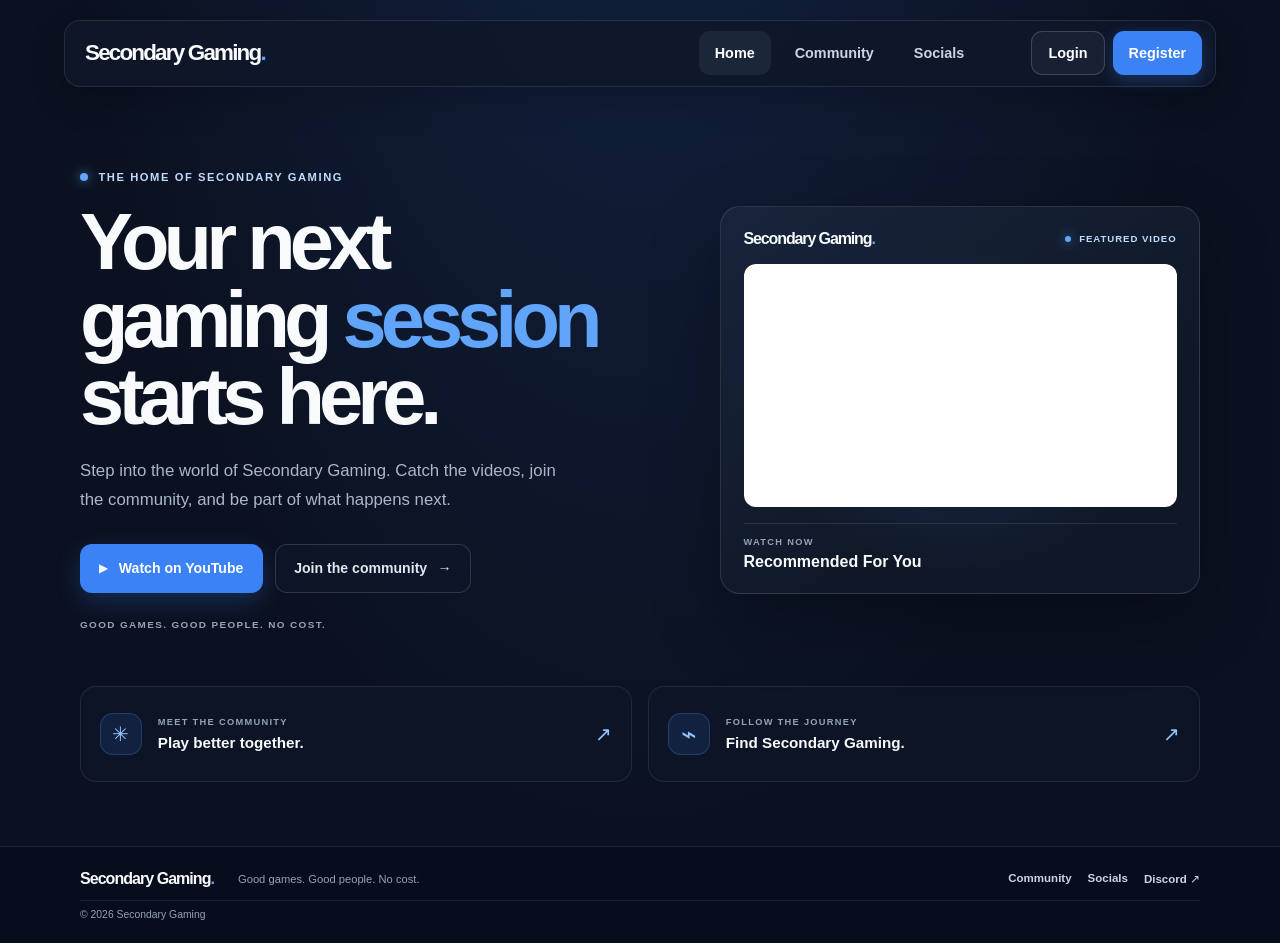
<file: index.html>
<!DOCTYPE html>
<html lang="en">
  <head>
    <meta charset="UTF-8" />
    <meta name="viewport" content="width=device-width, initial-scale=1.0" />
    <meta name="theme-color" content="#111827" />
    <meta
      name="description"
      content="Explore Secondary Gaming, watch the channel, and connect with the community."
    />
    <title>Secondary Gaming | Home</title>
    <link rel="stylesheet" href="styles.css" />
    <script src="script.js" defer></script>
  </head>
  <body>
    <header class="site-header">
      <nav class="navbar" aria-label="Main navigation">
        <span class="brand" aria-hidden="true">Secondary Gaming<span>.</span></span>

        <button
          class="menu-toggle"
          type="button"
          aria-expanded="false"
          aria-controls="primary-navigation"
          aria-label="Open navigation menu"
        >
          <span></span>
          <span></span>
          <span></span>
        </button>

        <div class="nav-menu" id="primary-navigation">
          <div class="nav-links">
            <a class="nav-link" href="index.html" aria-current="page">Home</a>
            <a class="nav-link" href="community.html">Community</a>
            <a class="nav-link" href="socials.html">Socials</a>
          </div>
          <div class="nav-actions">
            <a class="nav-link login-link" href="login.html">Login</a>
            <a class="register-link" href="register.html">Register</a>
          </div>
        </div>
      </nav>
    </header>

    <main>
      <section class="home-hero" aria-labelledby="hero-title">
        <div class="hero-copy">
          <p class="eyebrow"><span class="live-dot"></span> THE HOME OF SECONDARY GAMING</p>
          <h1 id="hero-title">Your next<br />gaming <span>session</span><br />starts here.</h1>
          <p class="hero-description">
            Step into the world of Secondary Gaming. Catch the videos, join the
            community, and be part of what happens next.
          </p>
          <div class="hero-actions">
            <a
              class="button button-primary"
              href="https://www.youtube.com/@secondary_genuine"
              target="_blank"
              rel="noopener noreferrer"
            >
              <span class="play-icon" aria-hidden="true">▶</span>
              Watch on YouTube
            </a>
            <a class="button button-secondary" href="community.html">Join the community <span aria-hidden="true">→</span></a>
          </div>
          <p class="hero-note">GOOD GAMES. GOOD PEOPLE. NO COST.</p>
        </div>

        <section class="channel-card" aria-label="Featured video">
          <div class="channel-card-top">
            <span class="channel-mark">Secondary Gaming<span>.</span></span>
            <span class="card-status"><span></span> FEATURED VIDEO</span>
          </div>
          <iframe
            class="video-player"
            src="https://www.youtube-nocookie.com/embed/xFGXz86RZFc?rel=0"
            title="Secondary Gaming featured video"
            loading="lazy"
            referrerpolicy="strict-origin-when-cross-origin"
            allow="accelerometer; autoplay; clipboard-write; encrypted-media; gyroscope; picture-in-picture"
            allowfullscreen
          ></iframe>
          <div class="channel-card-bottom">
            <span><span class="card-label">WATCH NOW</span><strong>Recommended For You</strong></span>
          </div>
        </section>
      </section>

      <section class="home-shortcuts" aria-label="Explore Secondary Gaming">
        <a class="shortcut-card" href="community.html">
          <span class="shortcut-icon" aria-hidden="true">✳</span>
          <span><span class="shortcut-label">MEET THE COMMUNITY</span><strong>Play better together.</strong></span>
          <span class="shortcut-arrow" aria-hidden="true">↗</span>
        </a>
        <a class="shortcut-card" href="socials.html">
          <span class="shortcut-icon socials-icon" aria-hidden="true">⌁</span>
          <span><span class="shortcut-label">FOLLOW THE JOURNEY</span><strong>Find Secondary Gaming.</strong></span>
          <span class="shortcut-arrow" aria-hidden="true">↗</span>
        </a>
      </section>
    </main>
    <footer class="site-footer">
      <div class="site-footer-inner">
        <a class="footer-brand" href="index.html">Secondary Gaming<span>.</span></a>
        <p class="footer-tagline">Good games. Good people. No cost.</p>
        <nav class="footer-links" aria-label="Footer navigation">
          <a href="community.html">Community</a>
          <a href="socials.html">Socials</a>
          <a href="https://discord.gg/ESQD7A7Ch9" target="_blank" rel="noopener noreferrer">Discord <span aria-hidden="true">↗</span></a>
        </nav>
        <p class="footer-copyright">© 2026 Secondary Gaming</p>
      </div>
    </footer>
  </body>
</html>
</file>
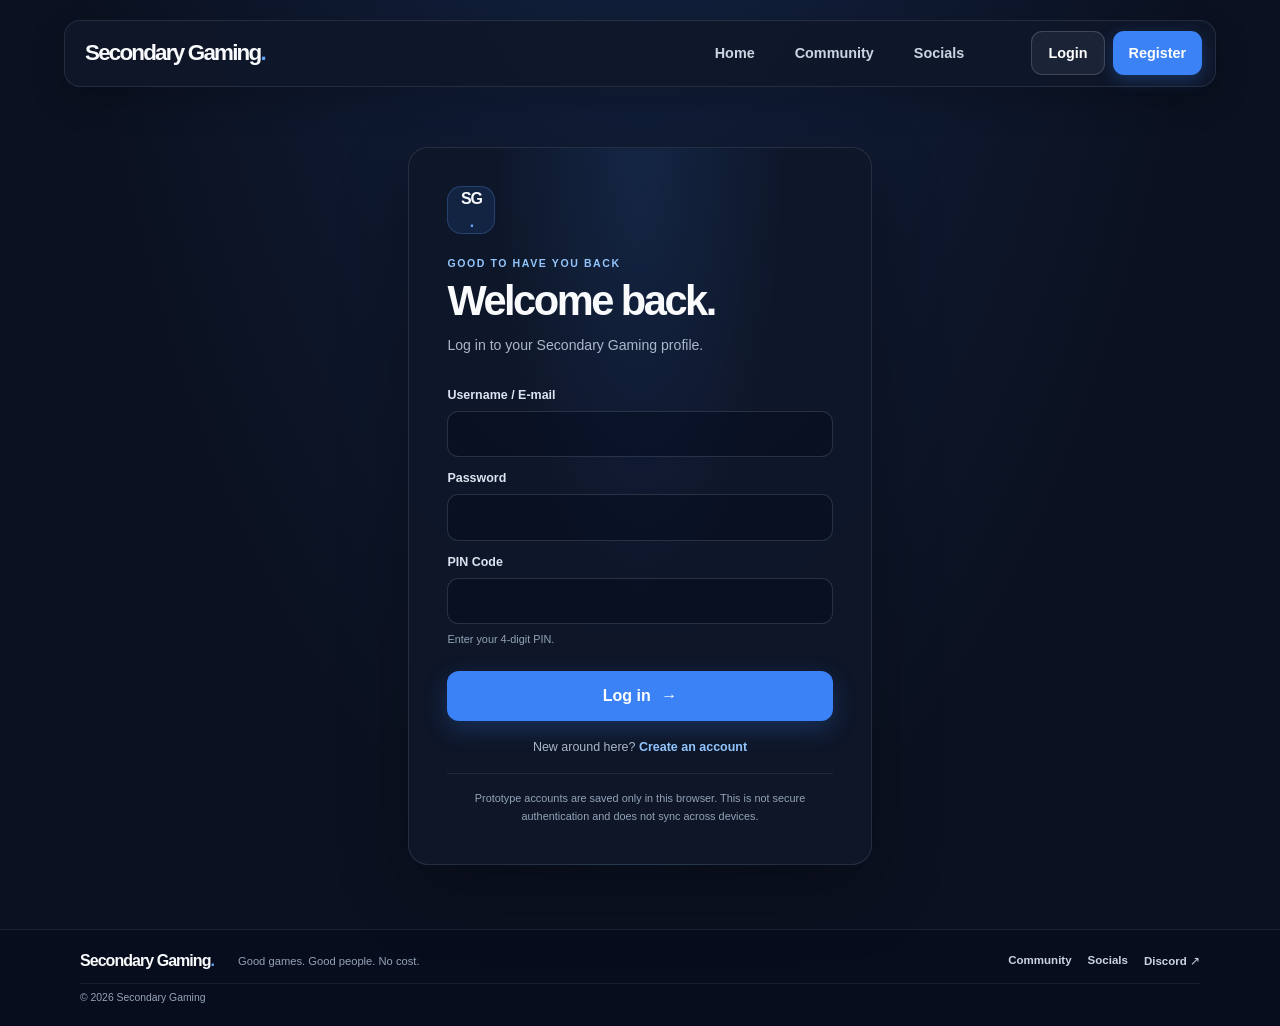
<file: admin.html>
<!DOCTYPE html>
<html lang="en">
  <head>
    <meta charset="UTF-8" />
    <meta name="viewport" content="width=device-width, initial-scale=1.0" />
    <meta name="theme-color" content="#111827" />
    <meta name="description" content="Secondary Gaming administrator panel." />
    <title>Secondary Gaming | Admin Panel</title>
    <link rel="stylesheet" href="styles.css" />
    <script src="script.js" defer></script>
  </head>
  <body>
    <header class="site-header">
      <nav class="navbar" aria-label="Main navigation">
        <a class="brand" href="index.html">Secondary Gaming<span>.</span></a>
        <button
          class="menu-toggle"
          type="button"
          aria-expanded="false"
          aria-controls="primary-navigation"
          aria-label="Open navigation menu"
        >
          <span></span>
          <span></span>
          <span></span>
        </button>
        <div class="nav-menu" id="primary-navigation">
          <div class="nav-links">
            <a class="nav-link" href="index.html">Home</a>
            <a class="nav-link" href="community.html">Community</a>
            <a class="nav-link" href="socials.html">Socials</a>
          </div>
          <div class="nav-actions">
            <a class="nav-link login-link" href="login.html">Login</a>
            <a class="register-link" href="register.html">Register</a>
          </div>
        </div>
      </nav>
    </header>

    <main class="auth-page">
      <section class="admin-card" aria-labelledby="admin-title">
        <p class="community-eyebrow">RESTRICTED AREA · SG-1</p>
        <h1 id="admin-title">Admin Panel</h1>
        <p class="profile-intro">Website moderation commands for accounts saved in this browser.</p>
        <div class="admin-notice">
          <span class="admin-status-dot" aria-hidden="true"></span>
          <span>Signed in as <strong id="admin-username"></strong></span>
        </div>

        <section class="admin-command-section" aria-labelledby="website-moderation-title">
          <p class="community-eyebrow">WEBSITE MODERATION</p>
          <h2 id="website-moderation-title">Moderation commands</h2>
          <div class="admin-command-grid">
            <button class="admin-command" type="button" data-command="create-post">
              <span><strong>Create Post</strong><small>Publish an Update or Announcement to the community board.</small></span>
              <span aria-hidden="true">→</span>
            </button>
            <button class="admin-command danger-command" type="button" data-command="delete-post">
              <span><strong>Delete Post</strong><small>Remove a post from the community board.</small></span>
              <span aria-hidden="true">→</span>
            </button>
            <button class="admin-command" type="button" data-command="edit-post">
              <span><strong>Edit Post</strong><small>Update a post’s title, category, or content.</small></span>
              <span aria-hidden="true">→</span>
            </button>
            <button class="admin-command" type="button" data-command="account-status">
              <span><strong>Enable / Disable Account</strong><small>Change an account’s ability to log in.</small></span>
              <span aria-hidden="true">→</span>
            </button>
            <button class="admin-command danger-command" type="button" data-command="delete-account">
              <span><strong>Delete Account</strong><small>Permanently remove an account from this browser.</small></span>
              <span aria-hidden="true">→</span>
            </button>
            <button class="admin-command" type="button" data-command="moderator-role">
              <span><strong>Grant / Revoke Moderator</strong><small>Change the account’s local moderator role.</small></span>
              <span aria-hidden="true">→</span>
            </button>
          </div>
        </section>

        <section class="admin-accounts-section" aria-labelledby="local-accounts-title">
          <div class="admin-section-heading">
            <div>
              <p class="community-eyebrow">THIS BROWSER ONLY</p>
              <h2 id="local-accounts-title">Local accounts</h2>
            </div>
            <button class="admin-refresh" id="refresh-accounts" type="button">Refresh</button>
          </div>
          <div class="admin-account-list" id="admin-account-list" aria-live="polite"></div>
        </section>

        <a class="button button-secondary" href="profile.html">Back to profile <span aria-hidden="true">→</span></a>
        <p class="local-auth-notice">
          Commands only affect local profiles stored in this browser. This
          prototype is not a server-secured moderation system.
        </p>
      </section>
    </main>

    <dialog class="command-dialog" id="command-dialog" aria-labelledby="command-dialog-title">
      <form class="command-dialog-content" id="command-form">
        <p class="community-eyebrow">WEBSITE MODERATION</p>
        <h2 id="command-dialog-title">Moderation command</h2>
        <p class="command-dialog-description" id="command-dialog-description"></p>
        <label for="command-account-id" id="command-account-label">Target account ID</label>
        <input
          id="command-account-id"
          name="accountId"
          type="text"
          list="account-id-list"
          pattern="SG-[0-9]+"
          placeholder="SG-2"
          autocomplete="off"
          required
        />
        <datalist id="account-id-list"></datalist>
        <div class="command-extra-field" id="command-extra-field"></div>
        <p class="command-dialog-message" id="command-dialog-message" role="status" aria-live="polite"></p>
        <div class="command-dialog-actions">
          <button class="command-cancel" id="command-cancel" type="button">Cancel</button>
          <button class="button button-primary command-submit" id="command-submit" type="submit">Execute command</button>
        </div>
      </form>
    </dialog>
    <footer class="site-footer">
      <div class="site-footer-inner">
        <a class="footer-brand" href="index.html">Secondary Gaming<span>.</span></a>
        <p class="footer-tagline">Good games. Good people. No cost.</p>
        <nav class="footer-links" aria-label="Footer navigation">
          <a href="community.html">Community</a>
          <a href="socials.html">Socials</a>
          <a href="https://discord.gg/ESQD7A7Ch9" target="_blank" rel="noopener noreferrer">Discord <span aria-hidden="true">↗</span></a>
        </nav>
        <p class="footer-copyright">© 2026 Secondary Gaming</p>
      </div>
    </footer>
  </body>
</html>
</file>
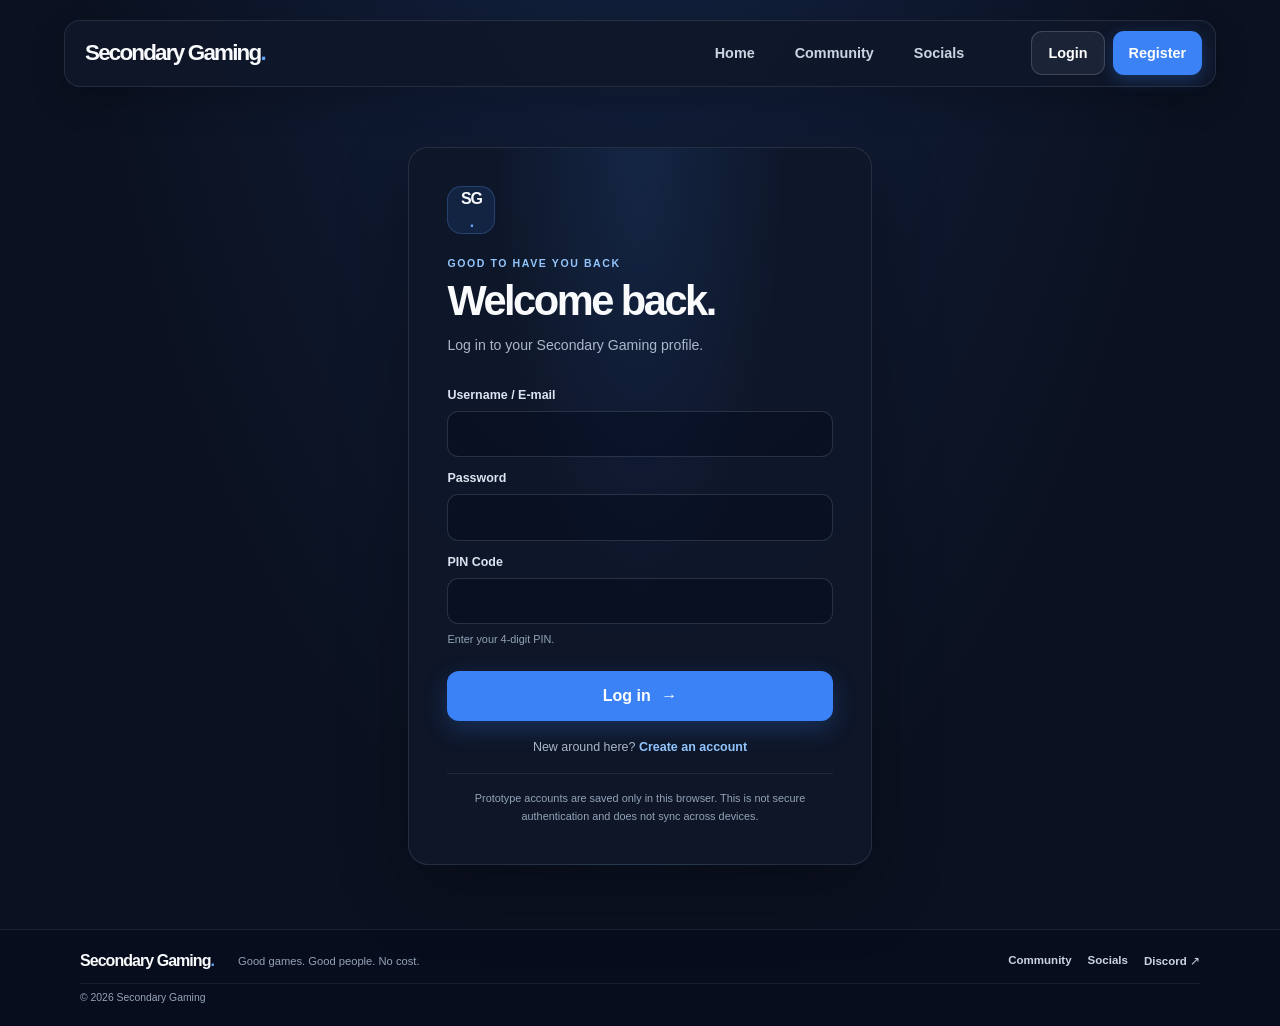
<file: login.html>
<!DOCTYPE html>
<html lang="en">
  <head>
    <meta charset="UTF-8" />
    <meta name="viewport" content="width=device-width, initial-scale=1.0" />
    <meta name="theme-color" content="#111827" />
    <meta name="description" content="Log in to your Secondary Gaming community profile." />
    <title>Secondary Gaming | Login</title>
    <link rel="stylesheet" href="styles.css" />
    <script src="script.js" defer></script>
  </head>
  <body>
    <header class="site-header">
      <nav class="navbar" aria-label="Main navigation">
        <a class="brand" href="index.html">Secondary Gaming<span>.</span></a>
        <button
          class="menu-toggle"
          type="button"
          aria-expanded="false"
          aria-controls="primary-navigation"
          aria-label="Open navigation menu"
        >
          <span></span>
          <span></span>
          <span></span>
        </button>
        <div class="nav-menu" id="primary-navigation">
          <div class="nav-links">
            <a class="nav-link" href="index.html">Home</a>
            <a class="nav-link" href="community.html">Community</a>
            <a class="nav-link" href="socials.html">Socials</a>
          </div>
          <div class="nav-actions">
            <a class="nav-link login-link" href="login.html" aria-current="page">Login</a>
            <a class="register-link" href="register.html">Register</a>
          </div>
        </div>
      </nav>
    </header>

    <main class="auth-page">
      <section class="auth-card" aria-labelledby="login-title">
        <span class="auth-mark" aria-hidden="true">SG<span>.</span></span>
        <p class="community-eyebrow">GOOD TO HAVE YOU BACK</p>
        <h1 id="login-title">Welcome back.</h1>
        <p class="auth-intro">Log in to your Secondary Gaming profile.</p>

        <form class="auth-form" id="login-form">
          <label for="login-identifier">Username / E-mail</label>
          <input
            id="login-identifier"
            name="identifier"
            type="text"
            autocomplete="username"
            required
          />

          <label for="login-password">Password</label>
          <input
            id="login-password"
            name="password"
            type="password"
            autocomplete="current-password"
            required
          />

          <label for="login-pin">PIN Code</label>
          <input
            id="login-pin"
            name="pin"
            type="password"
            inputmode="numeric"
            pattern="[0-9]{4}"
            minlength="4"
            maxlength="4"
            autocomplete="off"
            aria-describedby="pin-hint"
            required
          />
          <small class="field-hint" id="pin-hint">Enter your 4-digit PIN.</small>

          <p class="auth-message" id="login-message" role="status" aria-live="polite"></p>
          <button class="button button-primary auth-submit" type="submit">Log in <span aria-hidden="true">→</span></button>
        </form>

        <p class="auth-switch">New around here? <a href="register.html">Create an account</a></p>
        <p class="local-auth-notice">Prototype accounts are saved only in this browser. This is not secure authentication and does not sync across devices.</p>
      </section>
    </main>
    <footer class="site-footer">
      <div class="site-footer-inner">
        <a class="footer-brand" href="index.html">Secondary Gaming<span>.</span></a>
        <p class="footer-tagline">Good games. Good people. No cost.</p>
        <nav class="footer-links" aria-label="Footer navigation">
          <a href="community.html">Community</a>
          <a href="socials.html">Socials</a>
          <a href="https://discord.gg/ESQD7A7Ch9" target="_blank" rel="noopener noreferrer">Discord <span aria-hidden="true">↗</span></a>
        </nav>
        <p class="footer-copyright">© 2026 Secondary Gaming</p>
      </div>
    </footer>
  </body>
</html>
</file>
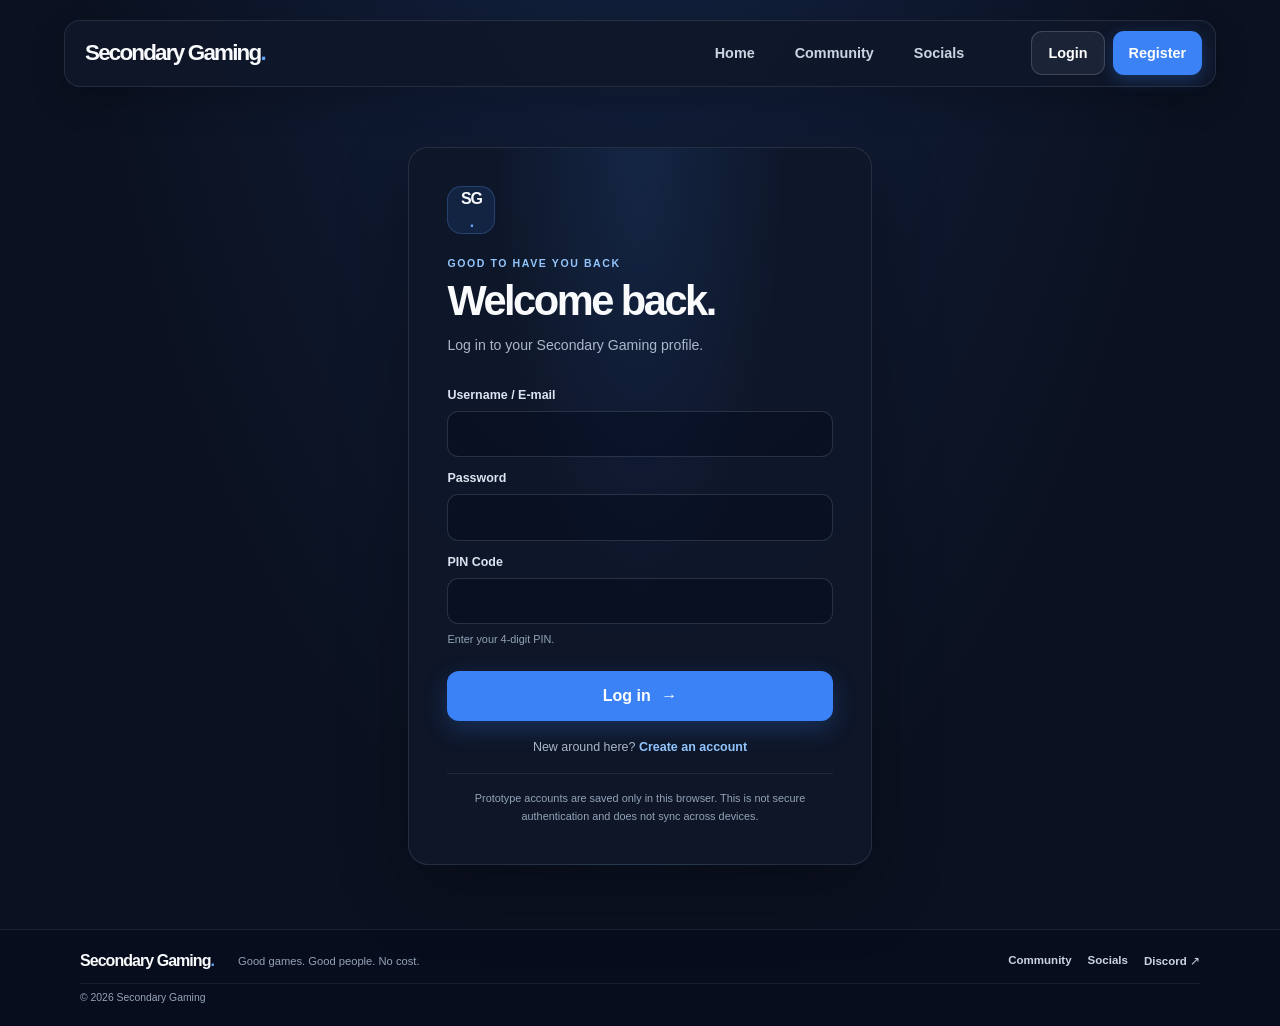
<file: profile.html>
<!DOCTYPE html>
<html lang="en">
  <head>
    <meta charset="UTF-8" />
    <meta name="viewport" content="width=device-width, initial-scale=1.0" />
    <meta name="theme-color" content="#111827" />
    <meta name="description" content="View your Secondary Gaming profile." />
    <title>Secondary Gaming | Profile</title>
    <link rel="stylesheet" href="styles.css" />
    <script src="script.js" defer></script>
  </head>
  <body>
    <header class="site-header">
      <nav class="navbar" aria-label="Main navigation">
        <a class="brand" href="index.html">Secondary Gaming<span>.</span></a>
        <button
          class="menu-toggle"
          type="button"
          aria-expanded="false"
          aria-controls="primary-navigation"
          aria-label="Open navigation menu"
        >
          <span></span>
          <span></span>
          <span></span>
        </button>
        <div class="nav-menu" id="primary-navigation">
          <div class="nav-links">
            <a class="nav-link" href="index.html">Home</a>
            <a class="nav-link" href="community.html">Community</a>
            <a class="nav-link" href="socials.html">Socials</a>
          </div>
          <div class="nav-actions">
            <a class="nav-link login-link" href="login.html">Login</a>
            <a class="register-link" href="register.html">Register</a>
          </div>
        </div>
      </nav>
    </header>

    <main class="profile-page">
      <section class="profile-card" aria-labelledby="profile-title">
        <div class="profile-avatar" aria-hidden="true">
          <span class="nav-avatar" id="profile-avatar"></span>
        </div>
        <p class="community-eyebrow">PLAYER PROFILE</p>
        <h1 id="profile-title">Your profile</h1>
        <p class="profile-intro">Your Secondary Gaming account details.</p>
        <dl class="profile-details">
          <div>
            <dt>Username</dt>
            <dd id="profile-username"></dd>
          </div>
          <div>
            <dt>Unique ID</dt>
            <dd id="profile-id"></dd>
          </div>
          <div>
            <dt>Email</dt>
            <dd id="profile-email"></dd>
          </div>
        </dl>
        <section class="avatar-picker" aria-labelledby="avatar-picker-title">
          <h2 id="avatar-picker-title">Profile picture</h2>
          <p>Choose one of the default profile pictures.</p>
          <div class="avatar-options" role="group" aria-label="Choose a profile picture">
            <button class="avatar-option" type="button" data-avatar-id="gamer" aria-label="Gamer profile picture">🎮</button>
            <button class="avatar-option" type="button" data-avatar-id="wolf" aria-label="Wolf profile picture">🐺</button>
            <button class="avatar-option" type="button" data-avatar-id="cat" aria-label="Cat profile picture">🐱</button>
            <button class="avatar-option" type="button" data-avatar-id="fox" aria-label="Fox profile picture">🦊</button>
            <button class="avatar-option" type="button" data-avatar-id="panda" aria-label="Panda profile picture">🐼</button>
            <button class="avatar-option" type="button" data-avatar-id="owl" aria-label="Owl profile picture">🦉</button>
            <button class="avatar-option" type="button" data-avatar-id="rocket" aria-label="Rocket profile picture">🚀</button>
            <button class="avatar-option" type="button" data-avatar-id="alien" aria-label="Alien profile picture">👾</button>
          </div>
          <p class="avatar-save-message" id="avatar-save-message" role="status" aria-live="polite"></p>
        </section>
        <p class="local-auth-notice">
          This profile is stored locally in this browser and is not synced to
          other devices.
        </p>
      </section>

      <aside class="profile-sidebar" aria-labelledby="account-actions-title">
        <p class="community-eyebrow">ACCOUNT</p>
        <h2 id="account-actions-title">Account actions</h2>
        <a class="profile-action admin-action" href="admin.html" hidden>
          <span>Admin Panel</span><span aria-hidden="true">→</span>
        </a>
        <button class="profile-action delete-action" id="delete-account" type="button">
          <span>Delete account</span><span aria-hidden="true">×</span>
        </button>
        <p class="profile-sidebar-note">Deleting your account removes its saved profile from this browser.</p>
      </aside>
    </main>
    <footer class="site-footer">
      <div class="site-footer-inner">
        <a class="footer-brand" href="index.html">Secondary Gaming<span>.</span></a>
        <p class="footer-tagline">Good games. Good people. No cost.</p>
        <nav class="footer-links" aria-label="Footer navigation">
          <a href="community.html">Community</a>
          <a href="socials.html">Socials</a>
          <a href="https://discord.gg/ESQD7A7Ch9" target="_blank" rel="noopener noreferrer">Discord <span aria-hidden="true">↗</span></a>
        </nav>
        <p class="footer-copyright">© 2026 Secondary Gaming</p>
      </div>
    </footer>
  </body>
</html>
</file>
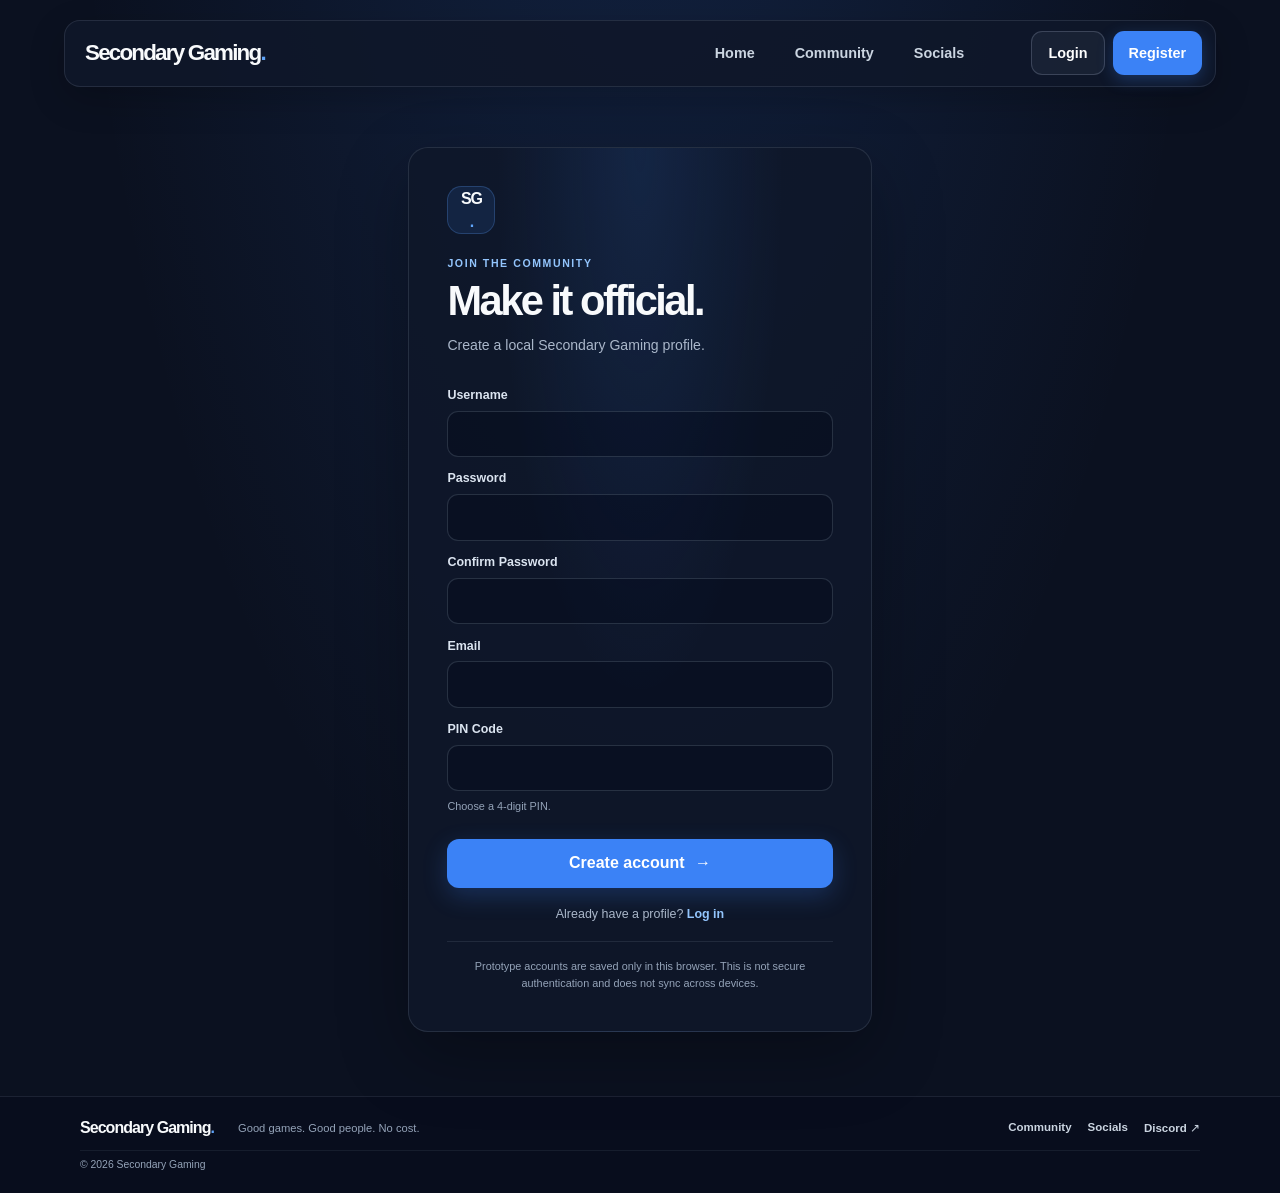
<file: register.html>
<!DOCTYPE html>
<html lang="en">
  <head>
    <meta charset="UTF-8" />
    <meta name="viewport" content="width=device-width, initial-scale=1.0" />
    <meta name="theme-color" content="#111827" />
    <meta name="description" content="Create your Secondary Gaming community profile." />
    <title>Secondary Gaming | Register</title>
    <link rel="stylesheet" href="styles.css" />
    <script src="script.js" defer></script>
  </head>
  <body>
    <header class="site-header">
      <nav class="navbar" aria-label="Main navigation">
        <a class="brand" href="index.html">Secondary Gaming<span>.</span></a>
        <button
          class="menu-toggle"
          type="button"
          aria-expanded="false"
          aria-controls="primary-navigation"
          aria-label="Open navigation menu"
        >
          <span></span>
          <span></span>
          <span></span>
        </button>
        <div class="nav-menu" id="primary-navigation">
          <div class="nav-links">
            <a class="nav-link" href="index.html">Home</a>
            <a class="nav-link" href="community.html">Community</a>
            <a class="nav-link" href="socials.html">Socials</a>
          </div>
          <div class="nav-actions">
            <a class="nav-link login-link" href="login.html">Login</a>
            <a class="register-link" href="register.html" aria-current="page">Register</a>
          </div>
        </div>
      </nav>
    </header>

    <main class="auth-page">
      <section class="auth-card" aria-labelledby="register-title">
        <span class="auth-mark" aria-hidden="true">SG<span>.</span></span>
        <p class="community-eyebrow">JOIN THE COMMUNITY</p>
        <h1 id="register-title">Make it official.</h1>
        <p class="auth-intro">Create a local Secondary Gaming profile.</p>

        <form class="auth-form" id="register-form">
          <label for="register-username">Username</label>
          <input
            id="register-username"
            name="username"
            type="text"
            autocomplete="username"
            required
          />

          <label for="register-password">Password</label>
          <input
            id="register-password"
            name="password"
            type="password"
            autocomplete="new-password"
            required
          />

          <label for="register-confirm-password">Confirm Password</label>
          <input
            id="register-confirm-password"
            name="confirmPassword"
            type="password"
            autocomplete="new-password"
            required
          />

          <label for="register-email">Email</label>
          <input
            id="register-email"
            name="email"
            type="email"
            autocomplete="email"
            required
          />

          <label for="register-pin">PIN Code</label>
          <input
            id="register-pin"
            name="pin"
            type="password"
            inputmode="numeric"
            pattern="[0-9]{4}"
            minlength="4"
            maxlength="4"
            autocomplete="off"
            aria-describedby="register-pin-hint"
            required
          />
          <small class="field-hint" id="register-pin-hint">Choose a 4-digit PIN.</small>

          <p class="auth-message" id="register-message" role="status" aria-live="polite"></p>
          <button class="button button-primary auth-submit" type="submit">Create account <span aria-hidden="true">→</span></button>
        </form>

        <p class="auth-switch">Already have a profile? <a href="login.html">Log in</a></p>
        <p class="local-auth-notice">Prototype accounts are saved only in this browser. This is not secure authentication and does not sync across devices.</p>
      </section>
    </main>
    <footer class="site-footer">
      <div class="site-footer-inner">
        <a class="footer-brand" href="index.html">Secondary Gaming<span>.</span></a>
        <p class="footer-tagline">Good games. Good people. No cost.</p>
        <nav class="footer-links" aria-label="Footer navigation">
          <a href="community.html">Community</a>
          <a href="socials.html">Socials</a>
          <a href="https://discord.gg/ESQD7A7Ch9" target="_blank" rel="noopener noreferrer">Discord <span aria-hidden="true">↗</span></a>
        </nav>
        <p class="footer-copyright">© 2026 Secondary Gaming</p>
      </div>
    </footer>
  </body>
</html>
</file>
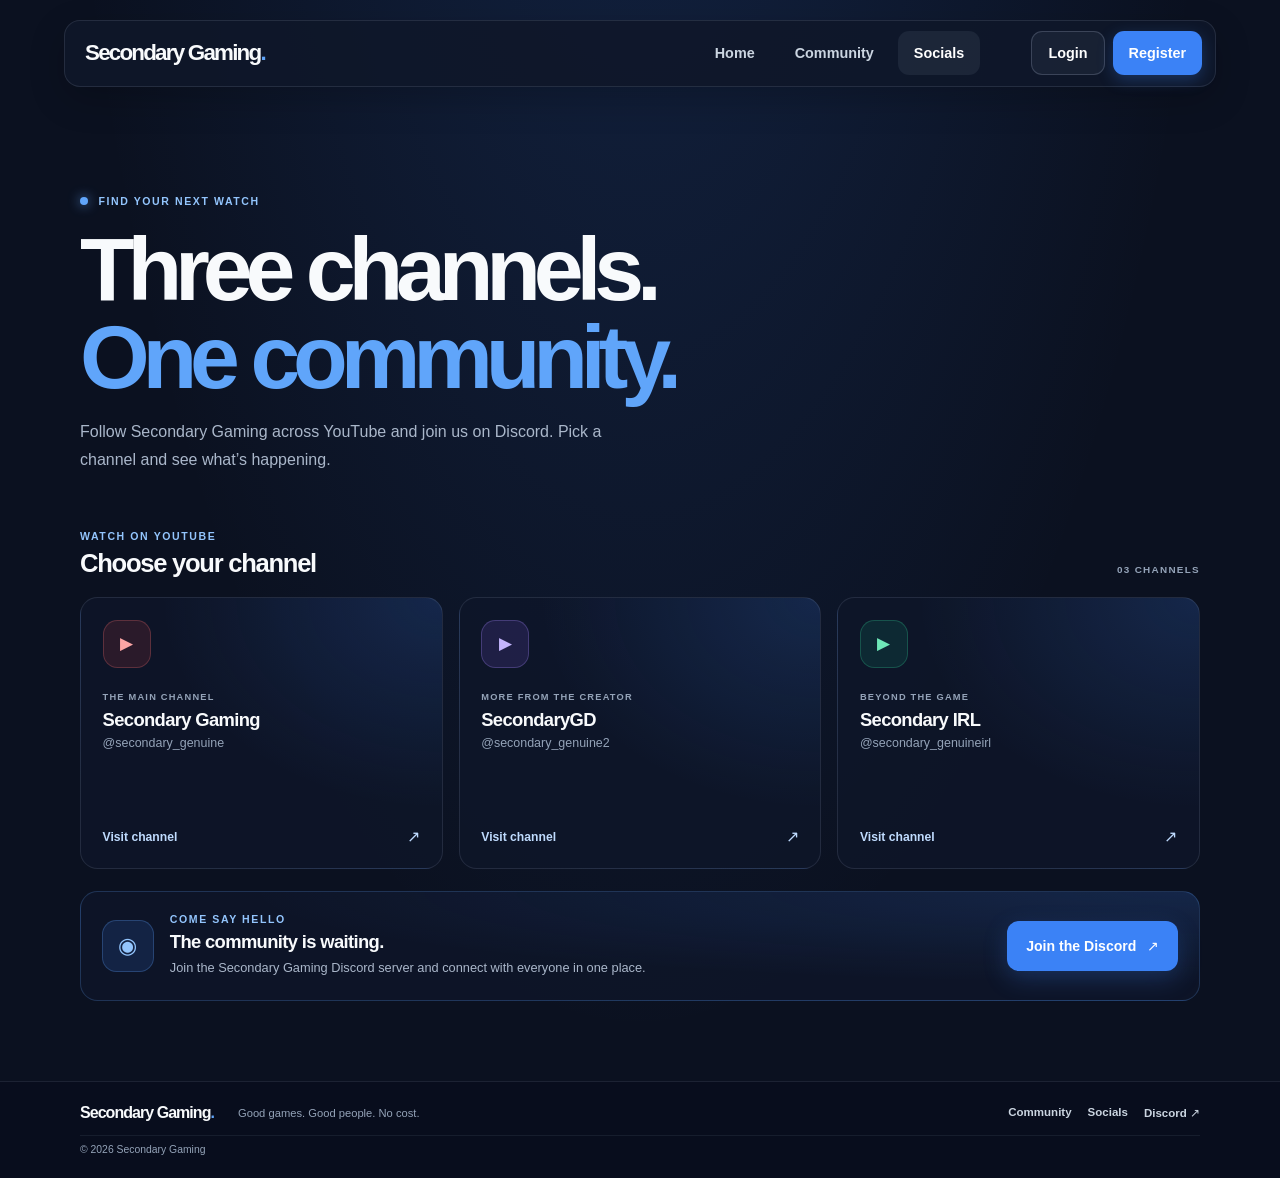
<file: socials.html>
<!DOCTYPE html>
<html lang="en">
  <head>
    <meta charset="UTF-8" />
    <meta name="viewport" content="width=device-width, initial-scale=1.0" />
    <meta name="theme-color" content="#111827" />
    <meta
      name="description"
      content="Find all three Secondary Gaming YouTube channels and join the community on Discord."
    />
    <title>Secondary Gaming | Socials</title>
    <link rel="stylesheet" href="styles.css" />
    <script src="script.js" defer></script>
  </head>
  <body>
    <header class="site-header">
      <nav class="navbar" aria-label="Main navigation">
        <span class="brand" aria-hidden="true">Secondary Gaming<span>.</span></span>

        <button
          class="menu-toggle"
          type="button"
          aria-expanded="false"
          aria-controls="primary-navigation"
          aria-label="Open navigation menu"
        >
          <span></span>
          <span></span>
          <span></span>
        </button>

        <div class="nav-menu" id="primary-navigation">
          <div class="nav-links">
            <a class="nav-link" href="index.html">Home</a>
            <a class="nav-link" href="community.html">Community</a>
            <a class="nav-link" href="socials.html" aria-current="page">Socials</a>
          </div>
          <div class="nav-actions">
            <a class="nav-link login-link" href="login.html">Login</a>
            <a class="register-link" href="register.html">Register</a>
          </div>
        </div>
      </nav>
    </header>

    <main class="socials-page">
      <section class="socials-hero" aria-labelledby="socials-title">
        <p class="community-eyebrow"><span class="live-dot"></span> FIND YOUR NEXT WATCH</p>
        <h1 id="socials-title">Three channels.<br /><span>One community.</span></h1>
        <p>
          Follow Secondary Gaming across YouTube and join us on Discord.
          Pick a channel and see what’s happening.
        </p>
      </section>

      <section class="socials-channels" aria-labelledby="channels-title">
        <div class="socials-section-heading">
          <div>
            <p class="community-eyebrow">WATCH ON YOUTUBE</p>
            <h2 id="channels-title">Choose your channel</h2>
          </div>
          <span class="socials-count">03 CHANNELS</span>
        </div>

        <div class="socials-grid">
          <a
            class="social-channel-card"
            href="https://www.youtube.com/@secondary_genuine"
            target="_blank"
            rel="noopener noreferrer"
            aria-label="Visit Secondary Gaming YouTube channel"
          >
            <span class="social-channel-icon" aria-hidden="true">▶</span>
            <span class="social-channel-kicker">THE MAIN CHANNEL</span>
            <strong>Secondary Gaming</strong>
            <span class="social-channel-handle">@secondary_genuine</span>
            <span class="social-channel-cta">Visit channel <span aria-hidden="true">↗</span></span>
          </a>

          <a
            class="social-channel-card"
            href="https://www.youtube.com/@secondary_genuine2"
            target="_blank"
            rel="noopener noreferrer"
            aria-label="Visit Secondary Gaming second YouTube channel"
          >
            <span class="social-channel-icon channel-icon-alt" aria-hidden="true">▶</span>
            <span class="social-channel-kicker">MORE FROM THE CREATOR</span>
            <strong>SecondaryGD</strong>
            <span class="social-channel-handle">@secondary_genuine2</span>
            <span class="social-channel-cta">Visit channel <span aria-hidden="true">↗</span></span>
          </a>

          <a
            class="social-channel-card"
            href="https://www.youtube.com/@secondary_genuineirl"
            target="_blank"
            rel="noopener noreferrer"
            aria-label="Visit Secondary Gaming IRL YouTube channel"
          >
            <span class="social-channel-icon channel-icon-irl" aria-hidden="true">▶</span>
            <span class="social-channel-kicker">BEYOND THE GAME</span>
            <strong>Secondary IRL</strong>
            <span class="social-channel-handle">@secondary_genuineirl</span>
            <span class="social-channel-cta">Visit channel <span aria-hidden="true">↗</span></span>
          </a>
        </div>
      </section>

      <section class="socials-discord" aria-labelledby="socials-discord-title">
        <div class="socials-discord-icon" aria-hidden="true">◉</div>
        <div class="socials-discord-copy">
          <p class="community-eyebrow">COME SAY HELLO</p>
          <h2 id="socials-discord-title">The community is waiting.</h2>
          <p>Join the Secondary Gaming Discord server and connect with everyone in one place.</p>
        </div>
        <a
          class="button button-primary"
          href="https://discord.gg/ESQD7A7Ch9"
          target="_blank"
          rel="noopener noreferrer"
        >
          Join the Discord <span aria-hidden="true">↗</span>
        </a>
      </section>
    </main>
    <footer class="site-footer">
      <div class="site-footer-inner">
        <a class="footer-brand" href="index.html">Secondary Gaming<span>.</span></a>
        <p class="footer-tagline">Good games. Good people. No cost.</p>
        <nav class="footer-links" aria-label="Footer navigation">
          <a href="community.html">Community</a>
          <a href="socials.html">Socials</a>
          <a href="https://discord.gg/ESQD7A7Ch9" target="_blank" rel="noopener noreferrer">Discord <span aria-hidden="true">↗</span></a>
        </nav>
        <p class="footer-copyright">© 2026 Secondary Gaming</p>
      </div>
    </footer>
  </body>
</html>
</file>
<file: styles.css>
:root {
  color-scheme: dark;
  font-family: Inter, "Segoe UI", sans-serif;
  background: #0b1120;
  color: #f8fafc;
  font-synthesis: none;
  text-rendering: optimizeLegibility;
}

* {
  box-sizing: border-box;
}

body {
  min-width: 320px;
  min-height: 100vh;
  margin: 0;
  background:
    radial-gradient(ellipse at 50% -45%, rgb(59 130 246 / 18%), transparent 65%),
    #0b1120;
}

.site-header {
  padding: 1.25rem clamp(1rem, 5vw, 4rem);
}

.navbar {
  display: flex;
  align-items: center;
  justify-content: space-between;
  max-width: 1200px;
  min-height: 4rem;
  margin: 0 auto;
  padding: 0.65rem 0.8rem 0.65rem 1.25rem;
  border: 1px solid rgb(148 163 184 / 16%);
  border-radius: 1rem;
  background: rgb(15 23 42 / 88%);
  box-shadow: 0 12px 36px rgb(0 0 0 / 20%);
}

.brand {
  color: #f8fafc;
  font-size: 1.4rem;
  font-weight: 800;
  letter-spacing: -0.08em;
  text-decoration: none;
}

.brand span {
  color: #60a5fa;
}

.nav-menu,
.nav-links,
.nav-actions {
  display: flex;
  align-items: center;
}

.nav-menu {
  gap: clamp(1.5rem, 4vw, 3.5rem);
}

.nav-links,
.nav-actions {
  gap: 0.5rem;
}

.nav-link,
.register-link {
  display: inline-flex;
  min-height: 2.75rem;
  align-items: center;
  justify-content: center;
  padding: 0 1rem;
  border-radius: 0.7rem;
  color: #cbd5e1;
  font-size: 0.9rem;
  font-weight: 600;
  text-decoration: none;
  transition: background-color 160ms ease, color 160ms ease, transform 160ms ease;
}

.nav-link:hover,
.nav-link[aria-current="page"] {
  background: rgb(148 163 184 / 10%);
  color: #fff;
}

.login-link {
  border: 1px solid rgb(148 163 184 / 28%);
  background: rgb(148 163 184 / 8%);
  color: #fff;
}

.login-link:hover {
  background: rgb(96 165 250 / 18%);
  border-color: rgb(96 165 250 / 50%);
}

.register-link {
  background: #3b82f6;
  color: #fff;
  box-shadow: 0 5px 16px rgb(59 130 246 / 28%);
}

.register-link:hover {
  transform: translateY(-1px);
  background: #2563eb;
}

.nav-link:focus-visible,
.register-link:focus-visible,
.brand:focus-visible,
.menu-toggle:focus-visible,
.nav-logout:focus-visible {
  outline: 2px solid #93c5fd;
  outline-offset: 3px;
}

.nav-profile {
  display: inline-flex;
  align-items: center;
  gap: 0.6rem;
  padding: 0.3rem 0.4rem 0.3rem 0.65rem;
  border: 1px solid rgb(148 163 184 / 18%);
  border-radius: 0.8rem;
  background: rgb(148 163 184 / 7%);
}

.nav-profile-link {
  display: inline-flex;
  min-width: 0;
  align-items: center;
  gap: 0.6rem;
  border-radius: 0.6rem;
  color: inherit;
  text-decoration: none;
}

.nav-profile-link:hover .nav-username {
  color: #93c5fd;
}

.nav-profile-link:focus-visible {
  outline: 2px solid #93c5fd;
  outline-offset: 3px;
}

.nav-avatar {
  position: relative;
  display: inline-block;
  width: 2rem;
  height: 2rem;
  flex: 0 0 auto;
  overflow: hidden;
  border: 1px solid rgb(147 197 253 / 32%);
  border-radius: 50%;
  background: linear-gradient(145deg, #334155, #172554);
}

.nav-avatar.has-picture {
  display: grid;
  place-items: center;
  border: 1px solid rgb(226 232 240 / 25%);
  font-size: 1.15rem;
}

.nav-avatar.has-picture::before,
.nav-avatar.has-picture::after {
  display: none;
}

.avatar-tone-gamer { background: linear-gradient(145deg, #2563eb, #172554); }
.avatar-tone-wolf { background: linear-gradient(145deg, #64748b, #1e293b); }
.avatar-tone-cat { background: linear-gradient(145deg, #f472b6, #7e22ce); }
.avatar-tone-fox { background: linear-gradient(145deg, #fb923c, #9a3412); }
.avatar-tone-panda { background: linear-gradient(145deg, #94a3b8, #334155); }
.avatar-tone-owl { background: linear-gradient(145deg, #a78bfa, #4c1d95); }
.avatar-tone-rocket { background: linear-gradient(145deg, #38bdf8, #1e3a8a); }
.avatar-tone-alien { background: linear-gradient(145deg, #4ade80, #166534); }

.nav-avatar::before {
  position: absolute;
  top: 0.36rem;
  left: 50%;
  width: 0.55rem;
  height: 0.55rem;
  border-radius: 50%;
  background: #bfdbfe;
  content: "";
  transform: translateX(-50%);
}

.nav-avatar::after {
  position: absolute;
  bottom: -0.08rem;
  left: 50%;
  width: 1.2rem;
  height: 0.75rem;
  border-radius: 0.7rem 0.7rem 0 0;
  background: #bfdbfe;
  content: "";
  transform: translateX(-50%);
}

.nav-username {
  max-width: 8rem;
  overflow: hidden;
  color: #f8fafc;
  font-size: 0.82rem;
  font-weight: 700;
  text-overflow: ellipsis;
  white-space: nowrap;
}

.nav-logout {
  min-height: 2.3rem;
  padding: 0 0.65rem;
  border: 0;
  border-radius: 0.6rem;
  background: transparent;
  color: #aab7ca;
  font: inherit;
  font-size: 0.75rem;
  cursor: pointer;
}

.nav-logout:hover {
  background: rgb(148 163 184 / 10%);
  color: #fff;
}

.menu-toggle {
  display: none;
}

.home-hero,
.home-shortcuts {
  width: min(1120px, calc(100% - 2rem));
  margin-right: auto;
  margin-left: auto;
}

.home-hero {
  display: grid;
  min-height: 500px;
  grid-template-columns: 1.08fr 0.92fr;
  align-items: center;
  gap: clamp(2rem, 6vw, 5rem);
  padding: 4rem 0 3.5rem;
}

.hero-copy {
  position: relative;
  z-index: 1;
}

.eyebrow,
.hero-note,
.card-label,
.shortcut-label {
  margin: 0;
  color: #94a3b8;
  font-size: 0.7rem;
  font-weight: 750;
  letter-spacing: 0.14em;
}

.eyebrow {
  display: flex;
  align-items: center;
  gap: 0.65rem;
  color: #bfdbfe;
}

.live-dot,
.card-status span {
  width: 0.5rem;
  height: 0.5rem;
  flex: 0 0 auto;
  border-radius: 50%;
  background: #60a5fa;
  box-shadow: 0 0 12px rgb(96 165 250 / 80%);
}

.hero-copy h1 {
  margin: 1.25rem 0;
  color: #f8fafc;
  font-size: clamp(3.1rem, 6.2vw, 5.4rem);
  font-weight: 800;
  letter-spacing: -0.075em;
  line-height: 0.98;
}

.hero-copy h1 span {
  color: #60a5fa;
}

.hero-description {
  max-width: 31rem;
  margin: 0;
  color: #aab7ca;
  font-size: 1.05rem;
  line-height: 1.75;
}

.hero-actions {
  display: flex;
  flex-wrap: wrap;
  gap: 0.75rem;
  margin-top: 1.8rem;
}

.button {
  display: inline-flex;
  min-height: 3.1rem;
  align-items: center;
  justify-content: center;
  gap: 0.65rem;
  padding: 0 1.15rem;
  border: 1px solid transparent;
  border-radius: 0.75rem;
  font-size: 0.88rem;
  font-weight: 700;
  text-decoration: none;
  transition: transform 160ms ease, background-color 160ms ease, border-color 160ms ease;
}

.button:hover {
  transform: translateY(-2px);
}

.button-primary {
  background: #3b82f6;
  color: #fff;
  box-shadow: 0 8px 24px rgb(59 130 246 / 24%);
}

.button-primary:hover {
  background: #2563eb;
}

.play-icon {
  font-size: 0.72rem;
}

.button-secondary {
  border-color: rgb(148 163 184 / 24%);
  background: rgb(15 23 42 / 72%);
  color: #e2e8f0;
}

.button-secondary:hover {
  border-color: rgb(96 165 250 / 55%);
  background: rgb(30 41 59 / 85%);
}

.hero-note {
  margin-top: 1.6rem;
  font-size: 0.62rem;
}

.channel-card {
  position: relative;
  display: grid;
  min-height: 375px;
  grid-template-rows: auto 1fr auto;
  gap: 1rem;
  padding: 1.4rem;
  border: 1px solid rgb(148 163 184 / 19%);
  border-radius: 1.25rem;
  background:
    radial-gradient(ellipse at 50% 53%, rgb(59 130 246 / 17%), transparent 56%),
    linear-gradient(145deg, #17243b, #101827 66%);
  box-shadow: 0 25px 70px rgb(0 0 0 / 28%);
}

.channel-card-top {
  display: flex;
  align-items: center;
  justify-content: space-between;
}

.channel-mark {
  color: #f8fafc;
  font-size: 1rem;
  font-weight: 850;
  letter-spacing: -0.07em;
}

.channel-mark span {
  color: #60a5fa;
}

.card-status {
  display: inline-flex;
  align-items: center;
  gap: 0.5rem;
  color: #bfdbfe;
  font-size: 0.6rem;
  font-weight: 750;
  letter-spacing: 0.1em;
}

.card-status span {
  width: 0.4rem;
  height: 0.4rem;
}

.video-player {
  display: block;
  width: 100%;
  min-height: 200px;
  aspect-ratio: 16 / 9;
  border: 0;
  border-radius: 0.75rem;
  background: #000;
}

.channel-card-bottom {
  padding-top: 0.8rem;
  border-top: 1px solid rgb(148 163 184 / 17%);
}

.channel-card-bottom > span:first-child {
  display: grid;
  gap: 0.35rem;
}

.card-label,
.shortcut-label {
  font-size: 0.58rem;
}

.channel-card-bottom strong {
  font-size: 1rem;
}

.shortcut-arrow {
  color: #93c5fd;
  font-size: 1.25rem;
  transition: transform 160ms ease;
}

.shortcut-card:hover .shortcut-arrow {
  transform: translate(2px, -2px);
}

.home-shortcuts {
  display: grid;
  grid-template-columns: repeat(2, minmax(0, 1fr));
  gap: 1rem;
  padding-bottom: 4rem;
}

.shortcut-card {
  display: flex;
  min-height: 6rem;
  align-items: center;
  gap: 1rem;
  padding: 1rem 1.2rem;
  border: 1px solid rgb(148 163 184 / 15%);
  border-radius: 1rem;
  background: rgb(15 23 42 / 66%);
  color: #f8fafc;
  text-decoration: none;
  transition: border-color 160ms ease, background-color 160ms ease;
}

.shortcut-card:hover {
  border-color: rgb(96 165 250 / 45%);
  background: rgb(15 23 42 / 95%);
}

.shortcut-card > span:nth-child(2) {
  display: grid;
  flex: 1;
  gap: 0.4rem;
}

.shortcut-icon {
  display: grid;
  width: 2.6rem;
  height: 2.6rem;
  flex: 0 0 auto;
  place-items: center;
  border: 1px solid rgb(96 165 250 / 22%);
  border-radius: 0.8rem;
  background: rgb(59 130 246 / 12%);
  color: #93c5fd;
  font-size: 1.25rem;
}

.socials-icon {
  font-size: 1.6rem;
}

.shortcut-card strong {
  font-size: 0.95rem;
}

.button:focus-visible,
.shortcut-card:focus-visible {
  outline: 2px solid #93c5fd;
  outline-offset: 4px;
}

.site-footer {
  border-top: 1px solid rgb(148 163 184 / 14%);
  background: rgb(2 6 23 / 28%);
}

.site-footer-inner {
  display: grid;
  width: min(1120px, calc(100% - 2rem));
  min-height: 6rem;
  grid-template-columns: auto 1fr auto;
  align-items: center;
  gap: 0.45rem 1.5rem;
  margin: 0 auto;
  padding: 1.25rem 0;
}

.footer-brand {
  color: #f8fafc;
  font-size: 1rem;
  font-weight: 800;
  letter-spacing: -0.06em;
  text-decoration: none;
}

.footer-brand span {
  color: #60a5fa;
}

.footer-tagline,
.footer-copyright {
  margin: 0;
  color: #94a3b8;
  font-size: 0.7rem;
}

.footer-links {
  display: flex;
  flex-wrap: wrap;
  justify-content: flex-end;
  gap: 0.4rem 1rem;
}

.footer-links a {
  color: #cbd5e1;
  font-size: 0.72rem;
  font-weight: 650;
  text-decoration: none;
  transition: color 160ms ease;
}

.footer-links a:hover {
  color: #93c5fd;
}

.footer-links a:focus-visible {
  border-radius: 0.2rem;
  outline: 2px solid #93c5fd;
  outline-offset: 3px;
}

.footer-copyright {
  grid-column: 1 / -1;
  padding-top: 0.5rem;
  border-top: 1px solid rgb(148 163 184 / 10%);
  font-size: 0.65rem;
}

.socials-page {
  width: min(1120px, calc(100% - 2rem));
  margin: 0 auto;
  padding: 4.5rem 0 5rem;
}

.socials-hero {
  max-width: 48rem;
  padding: 1rem 0 3.5rem;
}

.socials-hero .community-eyebrow {
  display: flex;
  align-items: center;
  gap: 0.65rem;
}

.socials-hero h1 {
  margin: 1.2rem 0 1rem;
  font-size: clamp(3.2rem, 7vw, 5.7rem);
  font-weight: 850;
  letter-spacing: -0.08em;
  line-height: 0.98;
}

.socials-hero h1 span {
  color: #60a5fa;
}

.socials-hero > p:last-child {
  max-width: 34rem;
  margin: 0;
  color: #aab7ca;
  font-size: 1rem;
  line-height: 1.75;
}

.socials-section-heading {
  display: flex;
  align-items: end;
  justify-content: space-between;
  gap: 1rem;
  margin-bottom: 1.2rem;
}

.socials-section-heading h2 {
  margin: 0.45rem 0 0;
  font-size: 1.6rem;
  letter-spacing: -0.05em;
}

.socials-count {
  padding-bottom: 0.2rem;
  color: #94a3b8;
  font-size: 0.62rem;
  font-weight: 750;
  letter-spacing: 0.13em;
}

.socials-grid {
  display: grid;
  grid-template-columns: repeat(3, minmax(0, 1fr));
  gap: 1rem;
}

.social-channel-card {
  position: relative;
  display: flex;
  min-height: 17rem;
  flex-direction: column;
  align-items: flex-start;
  padding: 1.35rem;
  overflow: hidden;
  border: 1px solid rgb(148 163 184 / 16%);
  border-radius: 1.1rem;
  background:
    radial-gradient(ellipse at 100% 0, rgb(59 130 246 / 17%), transparent 55%),
    rgb(15 23 42 / 78%);
  color: #f8fafc;
  text-decoration: none;
  transition: transform 160ms ease, border-color 160ms ease, background-color 160ms ease;
}

.social-channel-card:hover {
  transform: translateY(-4px);
  border-color: rgb(96 165 250 / 50%);
  background-color: rgb(30 41 59 / 88%);
}

.social-channel-card:focus-visible,
.socials-discord .button:focus-visible {
  outline: 2px solid #93c5fd;
  outline-offset: 4px;
}

.social-channel-icon,
.socials-discord-icon {
  display: grid;
  width: 3rem;
  height: 3rem;
  place-items: center;
  border: 1px solid rgb(248 113 113 / 25%);
  border-radius: 0.9rem;
  background: rgb(239 68 68 / 13%);
  color: #fca5a5;
  font-size: 1.05rem;
}

.channel-icon-alt {
  border-color: rgb(167 139 250 / 27%);
  background: rgb(139 92 246 / 14%);
  color: #c4b5fd;
}

.channel-icon-irl {
  border-color: rgb(52 211 153 / 25%);
  background: rgb(16 185 129 / 12%);
  color: #6ee7b7;
}

.social-channel-kicker {
  margin-top: 1.5rem;
  color: #94a3b8;
  font-size: 0.58rem;
  font-weight: 750;
  letter-spacing: 0.13em;
}

.social-channel-card > strong {
  margin-top: 0.45rem;
  font-size: 1.15rem;
  letter-spacing: -0.035em;
}

.social-channel-handle {
  margin-top: 0.35rem;
  color: #94a3b8;
  font-size: 0.78rem;
}

.social-channel-cta {
  display: flex;
  width: 100%;
  align-items: center;
  justify-content: space-between;
  margin-top: auto;
  padding-top: 1.15rem;
  color: #bfdbfe;
  font-size: 0.76rem;
  font-weight: 700;
}

.social-channel-cta > span {
  font-size: 1rem;
}

.socials-discord {
  display: flex;
  align-items: center;
  gap: 1rem;
  margin-top: 1.4rem;
  padding: 1.3rem;
  border: 1px solid rgb(96 165 250 / 22%);
  border-radius: 1.1rem;
  background:
    radial-gradient(ellipse at 100% 0, rgb(59 130 246 / 16%), transparent 60%),
    rgb(15 23 42 / 78%);
}

.socials-discord-icon {
  width: 3.25rem;
  height: 3.25rem;
  flex: 0 0 auto;
  border-color: rgb(96 165 250 / 26%);
  background: rgb(59 130 246 / 14%);
  color: #93c5fd;
  font-size: 1.35rem;
}

.socials-discord-copy {
  flex: 1;
}

.socials-discord-copy h2 {
  margin: 0.35rem 0;
  font-size: 1.15rem;
  letter-spacing: -0.035em;
}

.socials-discord-copy > p:last-child {
  margin: 0;
  color: #aab7ca;
  font-size: 0.8rem;
  line-height: 1.6;
}

.community-page {
  width: min(1120px, calc(100% - 2rem));
  margin: 0 auto;
  padding: 2.5rem 0 5rem;
}

.community-hero {
  display: grid;
  grid-template-columns: minmax(0, 1.08fr) minmax(300px, 0.72fr);
  align-items: center;
  gap: clamp(2rem, 7vw, 6rem);
  padding: 2.5rem 0 4.5rem;
}

.community-eyebrow {
  margin: 0;
  color: #93c5fd;
  font-size: 0.66rem;
  font-weight: 750;
  letter-spacing: 0.15em;
}

.community-hero-copy h1 {
  margin: 1.15rem 0 1rem;
  font-size: clamp(3.1rem, 6vw, 5rem);
  font-weight: 850;
  letter-spacing: -0.075em;
  line-height: 1;
}

.community-hero-copy h1 span {
  color: #60a5fa;
}

.community-hero-copy > p:not(.community-eyebrow) {
  max-width: 34rem;
  margin: 0;
  color: #aab7ca;
  font-size: 1rem;
  line-height: 1.75;
}

.community-hero-copy .button {
  margin-top: 1.5rem;
}

.discord-card,
.sidebar-card {
  border: 1px solid rgb(148 163 184 / 16%);
  border-radius: 1.1rem;
  background:
    radial-gradient(ellipse at 100% 0, rgb(59 130 246 / 15%), transparent 55%),
    rgb(15 23 42 / 78%);
  box-shadow: 0 18px 48px rgb(0 0 0 / 18%);
}

.discord-card {
  padding: 1.4rem;
}

.discord-card-heading {
  display: flex;
  align-items: center;
  justify-content: space-between;
}

.discord-icon {
  display: grid;
  width: 2.8rem;
  height: 2.8rem;
  place-items: center;
  border: 1px solid rgb(96 165 250 / 26%);
  border-radius: 0.85rem;
  background: rgb(59 130 246 / 14%);
  color: #93c5fd;
  font-size: 1.35rem;
}

.discord-status,
.post-meta > span,
.post-footer > span:last-child,
.post-footer > a,
.feed-preview-label,
.setup-badge {
  color: #93c5fd;
  font-size: 0.58rem;
  font-weight: 750;
  letter-spacing: 0.1em;
}

.discord-kicker {
  margin: 1.4rem 0 0.45rem;
  color: #94a3b8;
  font-size: 0.6rem;
  font-weight: 750;
  letter-spacing: 0.13em;
}

.discord-card h2,
.sidebar-card h2 {
  margin: 0;
  color: #f8fafc;
  font-size: 1.35rem;
  letter-spacing: -0.035em;
  line-height: 1.25;
}

.discord-description,
.sidebar-card > p:not(.community-eyebrow) {
  margin: 0.7rem 0 1.2rem;
  color: #aab7ca;
  font-size: 0.85rem;
  line-height: 1.65;
}

.discord-invite {
  display: flex;
  align-items: center;
  gap: 0.8rem;
  padding: 0.85rem;
  border: 1px solid rgb(148 163 184 / 13%);
  border-radius: 0.75rem;
  background: rgb(2 6 23 / 28%);
  color: inherit;
  text-decoration: none;
  transition: border-color 160ms ease, background-color 160ms ease;
}

.discord-invite:hover {
  border-color: rgb(96 165 250 / 48%);
  background: rgb(30 41 59 / 72%);
}

.discord-invite:focus-visible {
  outline: 2px solid #93c5fd;
  outline-offset: 3px;
}

.invite-icon {
  display: grid;
  width: 2rem;
  height: 2rem;
  flex: 0 0 auto;
  place-items: center;
  border-radius: 0.6rem;
  background: rgb(96 165 250 / 12%);
  color: #93c5fd;
}

.discord-invite > span:last-child {
  display: grid;
  gap: 0.2rem;
}

.discord-invite strong {
  font-size: 0.78rem;
}

.discord-invite small {
  color: #94a3b8;
  font-size: 0.68rem;
  line-height: 1.4;
}

.discord-follow-link {
  display: inline-flex;
  align-items: center;
  gap: 0.4rem;
  margin-top: 1rem;
  color: #bfdbfe;
  font-size: 0.76rem;
  font-weight: 650;
  text-decoration: none;
}

.discord-follow-link:hover {
  color: #fff;
}

.recommended-videos {
  min-width: 0;
  margin: 0 0 2.5rem;
  padding: 1.5rem;
  border: 1px solid rgb(96 165 250 / 22%);
  border-radius: 1.25rem;
  background:
    radial-gradient(ellipse at 0 0, rgb(59 130 246 / 15%), transparent 45%),
    linear-gradient(145deg, rgb(15 23 42 / 96%), rgb(8 15 29 / 96%));
  box-shadow: 0 20px 54px rgb(0 0 0 / 25%);
}

.recommended-heading,
.recommended-channel-heading {
  display: flex;
  align-items: end;
  justify-content: space-between;
  gap: 1rem;
}

.recommended-heading h2 {
  margin: 0.45rem 0 0;
  font-size: 1.8rem;
  letter-spacing: -0.05em;
}

.recommended-count {
  padding-bottom: 0.2rem;
  color: #93c5fd;
  font-size: 0.58rem;
  font-weight: 750;
  letter-spacing: 0.1em;
}

.recommended-status,
.recommended-note {
  margin: 0.6rem 0 1.25rem;
  color: #94a3b8;
  font-size: 0.75rem;
  line-height: 1.6;
}

.recommended-status.is-error {
  color: #fca5a5;
}

.recommended-channel-list {
  min-width: 0;
  display: grid;
  gap: 1rem;
}

.recommended-channel {
  --channel-accent: #60a5fa;
  --channel-accent-soft: rgb(59 130 246 / 13%);
  min-width: 0;
  padding: 1.1rem;
  border: 1px solid color-mix(in srgb, var(--channel-accent) 36%, transparent);
  border-left: 3px solid var(--channel-accent);
  border-radius: 0.95rem;
  background:
    radial-gradient(ellipse at 0 0, var(--channel-accent-soft), transparent 52%),
    rgb(2 6 23 / 32%);
}

.recommended-channel[data-channel="second"] {
  --channel-accent: #a78bfa;
  --channel-accent-soft: rgb(139 92 246 / 13%);
}

.recommended-channel[data-channel="irl"] {
  --channel-accent: #34d399;
  --channel-accent-soft: rgb(16 185 129 / 12%);
}

.recommended-channel-heading {
  align-items: center;
  margin-bottom: 0.85rem;
}

.recommended-channel-kicker {
  margin: 0 0 0.25rem;
  color: var(--channel-accent);
  font-size: 0.56rem;
  font-weight: 750;
  letter-spacing: 0.13em;
}

.recommended-channel-heading h3 {
  margin: 0;
  color: #f8fafc;
  font-size: 1rem;
  letter-spacing: -0.025em;
}

.recommended-channel-heading > a {
  color: #aab7ca;
  font-size: 0.68rem;
  text-decoration: none;
}

.recommended-channel-heading > a:hover {
  color: var(--channel-accent);
}

.recommended-channel-heading > a:focus-visible,
.recommended-video-embed:focus-visible {
  outline: 2px solid var(--channel-accent);
  outline-offset: 3px;
}

.recommended-video-row {
  display: grid;
  min-width: 0;
  grid-template-columns: repeat(4, minmax(0, 1fr));
  gap: 0.7rem;
}

.recommended-video-card {
  display: grid;
  min-width: 0;
  grid-template-rows: auto 2.5rem auto;
  gap: 0.55rem;
  padding: 0.55rem;
  border: 1px solid rgb(148 163 184 / 13%);
  border-radius: 0.75rem;
  background: rgb(15 23 42 / 72%);
  color: #f8fafc;
  transition: border-color 160ms ease, background-color 160ms ease;
}

.recommended-video-card:hover {
  border-color: color-mix(in srgb, var(--channel-accent) 65%, transparent);
  background: rgb(30 41 59 / 82%);
}

.recommended-video-embed {
  display: block;
  width: 100%;
  aspect-ratio: 16 / 9;
  border: 0;
  border-radius: 0.5rem;
  background: #080e1c;
}

.recommended-video-title {
  display: -webkit-box;
  overflow: hidden;
  color: #e2e8f0;
  font-size: 0.72rem;
  line-height: 1.5;
  -webkit-box-orient: vertical;
  -webkit-line-clamp: 2;
}

.recommended-video-date {
  color: #94a3b8;
  font-size: 0.62rem;
}

.recommended-row-empty {
  grid-column: 1 / -1;
  margin: 0;
  padding: 1.1rem;
  border: 1px dashed rgb(148 163 184 / 20%);
  border-radius: 0.65rem;
  color: #94a3b8;
  font-size: 0.72rem;
}

.recommended-note {
  margin: 1rem 0 0;
  font-size: 0.67rem;
}

.community-feed {
  padding-top: 2rem;
  border-top: 1px solid rgb(148 163 184 / 14%);
}

.feed-heading {
  display: flex;
  align-items: end;
  justify-content: space-between;
  gap: 1rem;
  margin-bottom: 1.4rem;
}

.feed-heading h2 {
  margin: 0.45rem 0 0;
  font-size: 1.9rem;
  letter-spacing: -0.05em;
}

.feed-preview-label {
  display: inline-flex;
  align-items: center;
  gap: 0.5rem;
  padding: 0.55rem 0.7rem;
  border: 1px solid rgb(96 165 250 / 20%);
  border-radius: 99px;
  background: rgb(59 130 246 / 8%);
  white-space: nowrap;
}

.feed-preview-label span,
.setup-badge span {
  width: 0.4rem;
  height: 0.4rem;
  border-radius: 50%;
  background: #60a5fa;
  box-shadow: 0 0 10px rgb(96 165 250 / 70%);
}

.feed-layout {
  display: grid;
  grid-template-columns: minmax(0, 1fr) 280px;
  align-items: start;
  gap: 1.2rem;
}

.feed-main {
  min-width: 0;
}

.post-categories {
  display: flex;
  flex-wrap: wrap;
  gap: 0.5rem;
  margin-bottom: 0.8rem;
}

.post-category {
  min-height: 2.4rem;
  padding: 0 0.9rem;
  border: 1px solid rgb(148 163 184 / 17%);
  border-radius: 0.7rem;
  background: rgb(15 23 42 / 65%);
  color: #aab7ca;
  font: inherit;
  font-size: 0.76rem;
  font-weight: 650;
  cursor: pointer;
  transition: border-color 160ms ease, background-color 160ms ease, color 160ms ease;
}

.post-category:hover,
.post-category.is-active {
  border-color: rgb(96 165 250 / 42%);
  background: rgb(59 130 246 / 13%);
  color: #eff6ff;
}

.post-category:focus-visible {
  outline: 2px solid #93c5fd;
  outline-offset: 3px;
}

.post-list,
.feed-sidebar {
  display: grid;
  gap: 0.85rem;
}

.post-list {
  max-height: 34rem;
  min-height: 18rem;
  overflow-y: auto;
  overscroll-behavior: contain;
  padding: 0.1rem 0.45rem 0.1rem 0.1rem;
  scrollbar-color: #334155 transparent;
  scrollbar-width: thin;
}

.posts-empty {
  display: flex;
  min-height: 17.75rem;
  align-items: center;
  justify-content: center;
  flex-direction: column;
  padding: 1.5rem;
  border: 1px dashed rgb(148 163 184 / 22%);
  border-radius: 1rem;
  background:
    radial-gradient(ellipse at 50% 0, rgb(59 130 246 / 11%), transparent 60%),
    rgb(15 23 42 / 48%);
  text-align: center;
}

.posts-empty[hidden] {
  display: none;
}

.empty-icon {
  display: grid;
  width: 2.8rem;
  height: 2.8rem;
  place-items: center;
  margin-bottom: 0.9rem;
  border: 1px solid rgb(96 165 250 / 25%);
  border-radius: 0.9rem;
  background: rgb(59 130 246 / 12%);
  color: #93c5fd;
  font-size: 1.2rem;
}

.posts-empty h3 {
  margin: 0.55rem 0 0;
  font-size: 1.1rem;
  letter-spacing: -0.03em;
}

.empty-description {
  max-width: 24rem;
  margin: 0.55rem 0 0;
  color: #aab7ca;
  font-size: 0.8rem;
  line-height: 1.65;
}

.empty-discord-link {
  display: inline-flex;
  align-items: center;
  gap: 0.45rem;
  margin-top: 1rem;
  color: #93c5fd;
  font-size: 0.78rem;
  font-weight: 700;
  text-decoration: none;
}

.empty-discord-link:hover {
  color: #fff;
}

.post-card {
  display: grid;
  grid-template-columns: auto minmax(0, 1fr);
  gap: 0.9rem;
  padding: 1.2rem;
  border: 1px solid rgb(148 163 184 / 15%);
  border-radius: 1rem;
  background: rgb(15 23 42 / 72%);
}

.post-card[hidden] {
  display: none;
}

.post-title {
  display: flex;
  flex-wrap: wrap;
  align-items: center;
  gap: 0.55rem;
}

.post-category-tag {
  display: inline-flex;
  align-items: center;
  min-height: 1.35rem;
  padding: 0 0.5rem;
  border: 1px solid rgb(96 165 250 / 25%);
  border-radius: 99px;
  background: rgb(59 130 246 / 10%);
  color: #bfdbfe;
  font-size: 0.58rem;
  font-weight: 750;
  letter-spacing: 0.06em;
  line-height: 1;
}

.post-card[data-category="announcement"] .post-category-tag {
  border-color: rgb(167 139 250 / 30%);
  background: rgb(139 92 246 / 12%);
  color: #ddd6fe;
}

.post-avatar {
  display: grid;
  width: 2.5rem;
  height: 2.5rem;
  place-items: center;
  border: 1px solid rgb(147 197 253 / 20%);
  border-radius: 0.8rem;
  color: #dbeafe;
  font-size: 0.72rem;
  font-weight: 800;
}

.post-avatar.has-picture {
  display: grid;
  place-items: center;
  border: 1px solid rgb(226 232 240 / 25%);
  border-radius: 50%;
  font-size: 1.15rem;
}

.post-announcement-avatar {
  border-color: rgb(251 191 36 / 40%);
  border-radius: 50%;
  background: linear-gradient(145deg, #f59e0b, #92400e);
  color: #fff7ed;
}

.post-announcement-avatar i {
  font-size: 1.15rem;
}

.avatar-blue {
  background: linear-gradient(145deg, #2563eb, #172554);
}

.avatar-violet {
  background: linear-gradient(145deg, #7c3aed, #312e81);
}

.avatar-cyan {
  background: linear-gradient(145deg, #0891b2, #164e63);
}

.post-meta {
  display: flex;
  flex-wrap: wrap;
  align-items: center;
  gap: 0.55rem;
}

.post-meta strong {
  color: #e2e8f0;
  font-size: 0.78rem;
}

.post-meta > span {
  padding-left: 0.55rem;
  border-left: 1px solid rgb(148 163 184 / 30%);
  color: #94a3b8;
  font-size: 0.52rem;
}

.post-content h3 {
  margin: 0.9rem 0 0.4rem;
  font-size: 1rem;
  letter-spacing: -0.02em;
}

.post-content > p {
  margin: 0;
  color: #aab7ca;
  font-size: 0.82rem;
  line-height: 1.65;
}

.post-footer {
  display: flex;
  flex-wrap: wrap;
  justify-content: space-between;
  gap: 0.6rem;
  margin-top: 1rem;
  padding-top: 0.75rem;
  border-top: 1px solid rgb(148 163 184 / 12%);
}

.post-footer > span:first-child {
  color: #94a3b8;
  font-size: 0.68rem;
}

.post-footer > span:last-child {
  color: #94a3b8;
  font-size: 0.52rem;
}

.post-footer > a {
  color: #93c5fd;
  font-size: 0.52rem;
  text-decoration: none;
}

.post-footer > a:hover {
  color: #fff;
}

.post-like {
  display: inline-flex;
  align-items: center;
  gap: 0.35rem;
  padding: 0.3rem 0.55rem;
  border: 1px solid rgb(148 163 184 / 15%);
  border-radius: 99px;
  background: rgb(148 163 184 / 6%);
  color: #aab7ca;
  font: inherit;
  font-size: 0.68rem;
  cursor: pointer;
  transition: color 160ms ease, border-color 160ms ease, background-color 160ms ease;
}

.post-like:hover,
.post-like[aria-pressed="true"] {
  border-color: rgb(248 113 113 / 35%);
  background: rgb(239 68 68 / 10%);
  color: #fca5a5;
}

.post-like:focus-visible {
  outline: 2px solid #93c5fd;
  outline-offset: 3px;
}

.like-count {
  min-width: 0.7rem;
  text-align: center;
}

.sidebar-card {
  padding: 1.15rem;
  background: rgb(15 23 42 / 72%);
  box-shadow: none;
}

.sidebar-card h2 {
  margin-top: 0.7rem;
  font-size: 1.05rem;
}

.sidebar-card > p:not(.community-eyebrow) {
  margin-bottom: 0.9rem;
  font-size: 0.76rem;
}

.setup-badge {
  display: inline-flex;
  align-items: center;
  gap: 0.45rem;
  color: #bfdbfe;
  font-size: 0.52rem;
  line-height: 1.4;
}

.setup-badge span {
  flex: 0 0 auto;
}

.sidebar-links > a {
  display: flex;
  justify-content: space-between;
  padding: 0.75rem 0;
  border-top: 1px solid rgb(148 163 184 / 12%);
  color: #cbd5e1;
  font-size: 0.78rem;
  font-weight: 600;
  text-decoration: none;
}

.sidebar-links > a:first-of-type {
  margin-top: 0.6rem;
}

.sidebar-links > a span {
  color: #93c5fd;
}

.sidebar-links > a:hover {
  color: #fff;
}

.auth-page {
  display: grid;
  min-height: calc(100vh - 6.5rem);
  place-items: start center;
  padding: 2.5rem 1rem 4rem;
}

.auth-card {
  width: min(100%, 29rem);
  padding: clamp(1.4rem, 5vw, 2.4rem);
  border: 1px solid rgb(148 163 184 / 17%);
  border-radius: 1.25rem;
  background:
    radial-gradient(ellipse at 50% 0, rgb(59 130 246 / 13%), transparent 44%),
    rgb(15 23 42 / 88%);
  box-shadow: 0 24px 70px rgb(0 0 0 / 28%);
}

.auth-mark {
  display: grid;
  width: 3rem;
  height: 3rem;
  place-items: center;
  margin-bottom: 1.4rem;
  border: 1px solid rgb(96 165 250 / 24%);
  border-radius: 0.9rem;
  background: rgb(59 130 246 / 12%);
  color: #f8fafc;
  font-size: 1rem;
  font-weight: 850;
  letter-spacing: -0.07em;
}

.auth-mark span {
  color: #60a5fa;
}

.auth-card h1 {
  margin: 0.55rem 0 0;
  font-size: clamp(2rem, 8vw, 2.6rem);
  letter-spacing: -0.06em;
}

.auth-intro {
  margin: 0.55rem 0 1.6rem;
  color: #aab7ca;
  font-size: 0.88rem;
  line-height: 1.6;
}

.auth-form {
  display: grid;
  gap: 0.55rem;
}

.auth-form label {
  margin-top: 0.35rem;
  color: #dbe4f0;
  font-size: 0.78rem;
  font-weight: 650;
}

.auth-form input {
  width: 100%;
  min-height: 2.9rem;
  padding: 0.65rem 0.8rem;
  border: 1px solid rgb(148 163 184 / 22%);
  border-radius: 0.7rem;
  outline: none;
  background: rgb(2 6 23 / 35%);
  color: #f8fafc;
  font: inherit;
  font-size: 0.88rem;
}

.auth-form input:focus {
  border-color: #60a5fa;
  box-shadow: 0 0 0 3px rgb(59 130 246 / 16%);
}

.field-hint {
  color: #94a3b8;
  font-size: 0.68rem;
}

.auth-message {
  min-height: 1.2rem;
  margin: 0.35rem 0 0;
  color: #fca5a5;
  font-size: 0.76rem;
  line-height: 1.5;
}

.auth-message:empty {
  min-height: 0;
}

.auth-message.is-success {
  color: #86efac;
}

.auth-submit {
  width: 100%;
  margin-top: 0.2rem;
  cursor: pointer;
  font: inherit;
  font-weight: 700;
}

.auth-switch {
  margin: 1.2rem 0 0;
  color: #aab7ca;
  font-size: 0.78rem;
  text-align: center;
}

.auth-switch a {
  color: #93c5fd;
  font-weight: 700;
  text-decoration: none;
}

.auth-switch a:hover {
  color: #fff;
}

.local-auth-notice {
  margin: 1.2rem 0 0;
  padding-top: 1rem;
  border-top: 1px solid rgb(148 163 184 / 14%);
  color: #94a3b8;
  font-size: 0.68rem;
  line-height: 1.6;
  text-align: center;
}

.profile-page {
  display: grid;
  width: min(100% - 2rem, 880px);
  min-height: calc(100vh - 6.5rem);
  grid-template-columns: minmax(0, 1fr) 250px;
  align-content: start;
  align-items: start;
  gap: 1rem;
  margin: 0 auto;
  padding: 2.5rem 0 4rem;
}

.profile-card {
  width: min(100%, 34rem);
  padding: clamp(1.4rem, 5vw, 2.4rem);
  border: 1px solid rgb(148 163 184 / 17%);
  border-radius: 1.25rem;
  background:
    radial-gradient(ellipse at 50% 0, rgb(59 130 246 / 13%), transparent 44%),
    rgb(15 23 42 / 88%);
  box-shadow: 0 24px 70px rgb(0 0 0 / 28%);
}

.profile-card .profile-avatar {
  margin-bottom: 1.2rem;
}

.profile-sidebar,
.admin-card {
  padding: 1.25rem;
  border: 1px solid rgb(148 163 184 / 17%);
  border-radius: 1.1rem;
  background: rgb(15 23 42 / 82%);
  box-shadow: 0 18px 48px rgb(0 0 0 / 18%);
}

.profile-sidebar h2 {
  margin: 0.55rem 0 1rem;
  font-size: 1.15rem;
  letter-spacing: -0.035em;
}

.profile-action {
  display: flex;
  width: 100%;
  min-height: 2.8rem;
  align-items: center;
  justify-content: space-between;
  gap: 0.6rem;
  margin-top: 0.55rem;
  padding: 0 0.8rem;
  border: 1px solid rgb(148 163 184 / 17%);
  border-radius: 0.7rem;
  background: rgb(2 6 23 / 28%);
  color: #dbeafe;
  font: inherit;
  font-size: 0.8rem;
  font-weight: 650;
  text-align: left;
  text-decoration: none;
  cursor: pointer;
  transition: border-color 160ms ease, background-color 160ms ease, color 160ms ease;
}

.profile-action:hover {
  border-color: rgb(96 165 250 / 42%);
  background: rgb(59 130 246 / 10%);
}

.profile-action[hidden] {
  display: none;
}

.delete-action {
  border-color: rgb(248 113 113 / 25%);
  color: #fca5a5;
}

.delete-action:hover {
  border-color: rgb(248 113 113 / 48%);
  background: rgb(239 68 68 / 10%);
}

.profile-action:focus-visible,
.admin-card a:focus-visible {
  outline: 2px solid #93c5fd;
  outline-offset: 3px;
}

.profile-sidebar-note {
  margin: 0.9rem 0 0;
  color: #94a3b8;
  font-size: 0.68rem;
  line-height: 1.55;
}

.profile-avatar {
  display: grid;
  width: 4.5rem;
  height: 4.5rem;
  place-items: center;
  margin-bottom: 1.4rem;
  border: 1px solid rgb(96 165 250 / 25%);
  border-radius: 50%;
  background: rgb(59 130 246 / 12%);
}

.profile-avatar .nav-avatar {
  display: grid;
  width: 3rem;
  height: 3rem;
  place-items: center;
  font-size: 1.75rem;
}

.profile-avatar .nav-avatar.has-picture::before,
.profile-avatar .nav-avatar.has-picture::after {
  display: none;
}

.avatar-picker {
  margin-top: 1.5rem;
  padding-top: 1.2rem;
  border-top: 1px solid rgb(148 163 184 / 14%);
}

.avatar-picker h2 {
  margin: 0;
  font-size: 0.95rem;
}

.avatar-picker > p:not(.avatar-save-message) {
  margin: 0.4rem 0 0.8rem;
  color: #94a3b8;
  font-size: 0.74rem;
}

.avatar-options {
  display: grid;
  grid-template-columns: repeat(8, minmax(0, 1fr));
  gap: 0.45rem;
}

.avatar-option {
  display: grid;
  min-width: 0;
  aspect-ratio: 1;
  place-items: center;
  padding: 0.2rem;
  border: 1px solid rgb(148 163 184 / 18%);
  border-radius: 0.7rem;
  background: rgb(2 6 23 / 35%);
  font-size: clamp(1.1rem, 4vw, 1.55rem);
  cursor: pointer;
  transition: border-color 160ms ease, background-color 160ms ease, transform 160ms ease;
}

.avatar-option:hover {
  transform: translateY(-2px);
  border-color: rgb(96 165 250 / 55%);
}

.avatar-option.is-selected {
  border-color: #60a5fa;
  background: rgb(59 130 246 / 18%);
  box-shadow: 0 0 0 2px rgb(59 130 246 / 15%);
}

.avatar-option:focus-visible {
  outline: 2px solid #93c5fd;
  outline-offset: 2px;
}

.avatar-save-message {
  min-height: 1rem;
  margin: 0.65rem 0 0;
  color: #86efac;
  font-size: 0.72rem;
}

.profile-card h1 {
  margin: 0.55rem 0 0;
  font-size: clamp(2rem, 8vw, 2.6rem);
  letter-spacing: -0.06em;
}

.profile-intro {
  margin: 0.55rem 0 1.5rem;
  color: #aab7ca;
  font-size: 0.88rem;
}

.profile-details {
  display: grid;
  gap: 0.7rem;
  margin: 0;
}

.profile-details > div {
  display: grid;
  gap: 0.3rem;
  padding: 0.9rem 1rem;
  border: 1px solid rgb(148 163 184 / 13%);
  border-radius: 0.75rem;
  background: rgb(2 6 23 / 28%);
}

.profile-details dt {
  color: #94a3b8;
  font-size: 0.68rem;
  font-weight: 700;
  letter-spacing: 0.08em;
  text-transform: uppercase;
}

.profile-details dd {
  margin: 0;
  overflow-wrap: anywhere;
  color: #f8fafc;
  font-size: 0.9rem;
  font-weight: 650;
}

.profile-card .local-auth-notice {
  text-align: left;
}

.admin-card {
  width: min(100%, 34rem);
}

.admin-card h1 {
  margin: 0.55rem 0 0;
  font-size: clamp(2rem, 8vw, 2.6rem);
  letter-spacing: -0.06em;
}

.admin-notice {
  display: flex;
  align-items: center;
  gap: 0.6rem;
  margin: 1.4rem 0;
  padding: 0.9rem 1rem;
  border: 1px solid rgb(96 165 250 / 20%);
  border-radius: 0.75rem;
  background: rgb(59 130 246 / 9%);
  color: #cbd5e1;
  font-size: 0.82rem;
}

.admin-notice strong {
  color: #fff;
}

.admin-status-dot {
  width: 0.5rem;
  height: 0.5rem;
  flex: 0 0 auto;
  border-radius: 50%;
  background: #60a5fa;
  box-shadow: 0 0 10px rgb(96 165 250 / 70%);
}

.admin-card .button {
  width: 100%;
}

.admin-card .local-auth-notice {
  text-align: left;
}

.admin-command-section,
.admin-accounts-section {
  margin: 1.5rem 0;
  padding-top: 1.25rem;
  border-top: 1px solid rgb(148 163 184 / 15%);
}

.admin-command-section h2,
.admin-section-heading h2 {
  margin: 0.45rem 0 0.85rem;
  font-size: 1.05rem;
  letter-spacing: -0.03em;
}

.admin-command-grid {
  display: grid;
  gap: 0.6rem;
}

.admin-command {
  display: flex;
  width: 100%;
  min-height: 4.2rem;
  align-items: center;
  justify-content: space-between;
  gap: 1rem;
  padding: 0.8rem 0.9rem;
  border: 1px solid rgb(148 163 184 / 16%);
  border-radius: 0.75rem;
  background: rgb(2 6 23 / 25%);
  color: #dbeafe;
  text-align: left;
  cursor: pointer;
  transition: border-color 160ms ease, background-color 160ms ease;
}

.admin-command:hover {
  border-color: rgb(96 165 250 / 44%);
  background: rgb(59 130 246 / 8%);
}

.admin-command > span:first-child {
  display: grid;
  gap: 0.25rem;
}

.admin-command strong {
  font-size: 0.8rem;
}

.admin-command small {
  color: #94a3b8;
  font-size: 0.68rem;
  line-height: 1.45;
}

.admin-command > span:last-child {
  color: #93c5fd;
}

.admin-command.danger-command:hover {
  border-color: rgb(248 113 113 / 42%);
  background: rgb(239 68 68 / 7%);
}

.admin-command.danger-command > span:last-child {
  color: #fca5a5;
}

.admin-command:focus-visible,
.admin-refresh:focus-visible,
.command-dialog button:focus-visible,
.command-dialog input:focus-visible,
.command-dialog select:focus-visible {
  outline: 2px solid #93c5fd;
  outline-offset: 3px;
}

.admin-section-heading {
  display: flex;
  align-items: end;
  justify-content: space-between;
  gap: 1rem;
}

.admin-refresh {
  min-height: 2.1rem;
  padding: 0 0.65rem;
  border: 1px solid rgb(148 163 184 / 18%);
  border-radius: 0.6rem;
  background: rgb(148 163 184 / 6%);
  color: #cbd5e1;
  font: inherit;
  font-size: 0.7rem;
  cursor: pointer;
}

.admin-account-list {
  display: grid;
  gap: 0.45rem;
}

.admin-account-row {
  display: flex;
  align-items: center;
  justify-content: space-between;
  gap: 0.75rem;
  padding: 0.7rem 0.75rem;
  border: 1px solid rgb(148 163 184 / 13%);
  border-radius: 0.65rem;
  background: rgb(2 6 23 / 22%);
}

.admin-account-details {
  display: grid;
  min-width: 0;
  gap: 0.2rem;
}

.admin-account-details strong {
  overflow: hidden;
  font-size: 0.76rem;
  text-overflow: ellipsis;
}

.admin-account-details span,
.admin-account-state {
  color: #94a3b8;
  font-size: 0.65rem;
}

.admin-account-state.is-disabled {
  color: #fca5a5;
}

.admin-account-state.is-enabled {
  color: #86efac;
}

.command-dialog {
  width: min(calc(100% - 2rem), 30rem);
  max-height: min(90vh, 42rem);
  padding: 0;
  overflow: auto;
  border: 1px solid rgb(148 163 184 / 22%);
  border-radius: 1.1rem;
  background: #0f172a;
  color: #f8fafc;
  box-shadow: 0 28px 90px rgb(0 0 0 / 55%);
}

.command-dialog::backdrop {
  background: rgb(2 6 23 / 78%);
  backdrop-filter: blur(5px);
}

.command-dialog-content {
  display: grid;
  gap: 0.6rem;
  padding: clamp(1.2rem, 5vw, 1.7rem);
}

.command-dialog-content h2 {
  margin: 0;
  font-size: 1.5rem;
  letter-spacing: -0.045em;
}

.command-dialog-description {
  margin: 0 0 0.55rem;
  color: #aab7ca;
  font-size: 0.8rem;
  line-height: 1.6;
}

.command-dialog-content label {
  margin-top: 0.3rem;
  color: #dbe4f0;
  font-size: 0.74rem;
  font-weight: 650;
}

.command-dialog-content input,
.command-dialog-content select,
.command-dialog-content textarea {
  width: 100%;
  min-height: 2.75rem;
  padding: 0.6rem 0.75rem;
  border: 1px solid rgb(148 163 184 / 22%);
  border-radius: 0.65rem;
  background: #080e1c;
  color: #f8fafc;
  font: inherit;
  font-size: 0.82rem;
}

.command-dialog-content textarea {
  min-height: 8rem;
  resize: vertical;
  line-height: 1.55;
}

.command-dialog-content input:focus,
.command-dialog-content select:focus,
.command-dialog-content textarea:focus {
  border-color: #60a5fa;
  outline: none;
}

.command-dialog-content [hidden] {
  display: none;
}

.command-dialog-message {
  min-height: 1rem;
  margin: 0.2rem 0 0;
  color: #fca5a5;
  font-size: 0.74rem;
}

.command-dialog-message.is-success {
  color: #86efac;
}

.command-dialog-actions {
  display: flex;
  justify-content: flex-end;
  gap: 0.6rem;
  margin-top: 0.3rem;
}

.command-cancel {
  min-height: 2.8rem;
  padding: 0 0.9rem;
  border: 1px solid rgb(148 163 184 / 20%);
  border-radius: 0.7rem;
  background: transparent;
  color: #cbd5e1;
  font: inherit;
  font-size: 0.78rem;
  cursor: pointer;
}

.command-submit {
  min-height: 2.8rem;
  font: inherit;
  font-size: 0.78rem;
  cursor: pointer;
}

.command-submit.is-danger {
  background: #b91c1c;
}

.command-submit.is-danger:hover {
  background: #991b1b;
}

.command-account-empty {
  color: #94a3b8;
  font-size: 0.74rem;
}

@media (max-width: 680px) {
  .site-header {
    padding: 0.75rem;
  }

  .navbar {
    position: relative;
    z-index: 2;
    padding-right: 1rem;
  }

  .menu-toggle {
    display: grid;
    width: 2.75rem;
    height: 2.75rem;
    align-content: center;
    justify-items: center;
    gap: 0.3rem;
    border: 1px solid rgb(148 163 184 / 20%);
    border-radius: 0.7rem;
    background: transparent;
    cursor: pointer;
  }

  .menu-toggle span {
    width: 1.15rem;
    height: 2px;
    border-radius: 2px;
    background: #e2e8f0;
  }

  .nav-menu {
    position: absolute;
    z-index: 1;
    top: calc(100% + 0.5rem);
    right: 0;
    left: 0;
    display: none;
    align-items: stretch;
    gap: 0.75rem;
    padding: 0.75rem;
    border: 1px solid rgb(148 163 184 / 16%);
    border-radius: 1rem;
    background: #0f172a;
    box-shadow: 0 12px 36px rgb(0 0 0 / 30%);
  }

  .nav-menu.is-open {
    display: flex;
    flex-direction: column;
  }

  .nav-links,
  .nav-actions {
    align-items: stretch;
    flex-direction: column;
  }

  .nav-actions {
    padding-top: 0.75rem;
    border-top: 1px solid rgb(148 163 184 / 16%);
  }

  .nav-profile {
    justify-content: space-between;
  }

  .profile-page {
    width: min(100% - 1.5rem, 34rem);
    grid-template-columns: 1fr;
    padding-top: 1.5rem;
  }

  .avatar-options {
    grid-template-columns: repeat(4, minmax(0, 1fr));
  }

  .nav-link,
  .register-link {
    justify-content: flex-start;
  }

  .register-link {
    justify-content: center;
  }

  .home-hero,
  .home-shortcuts {
    width: min(100% - 1.5rem, 34rem);
  }

  .home-hero {
    min-height: auto;
    grid-template-columns: 1fr;
    gap: 2rem;
    padding: 3.25rem 0 2rem;
  }

  .hero-copy h1 {
    font-size: clamp(3.2rem, 14vw, 4.8rem);
  }

  .hero-description {
    font-size: 0.98rem;
  }

  .channel-card {
    min-height: 320px;
  }

  .home-shortcuts {
    grid-template-columns: 1fr;
    gap: 0.75rem;
    padding-bottom: 2.5rem;
  }

  .community-page {
    width: min(100% - 1.5rem, 34rem);
    padding-top: 1.4rem;
  }

  .site-footer-inner {
    width: min(100% - 1.5rem, 34rem);
    grid-template-columns: 1fr;
    gap: 0.65rem;
  }

  .footer-links {
    justify-content: flex-start;
    padding: 0.35rem 0;
  }

  .footer-copyright {
    grid-column: auto;
    width: 100%;
  }

  .socials-page {
    width: min(100% - 1.5rem, 34rem);
    padding: 2.5rem 0 3rem;
  }

  .socials-hero {
    padding: 0.5rem 0 2.5rem;
  }

  .socials-hero h1 {
    font-size: clamp(3rem, 13vw, 4.5rem);
  }

  .socials-grid {
    grid-template-columns: 1fr;
    gap: 0.75rem;
  }

  .social-channel-card {
    min-height: 15rem;
  }

  .socials-discord {
    align-items: flex-start;
    flex-wrap: wrap;
    padding: 1.1rem;
  }

  .socials-discord-copy {
    flex-basis: calc(100% - 4.25rem);
  }

  .socials-discord .button {
    width: 100%;
  }

  .community-hero {
    grid-template-columns: 1fr;
    gap: 2rem;
    padding: 2rem 0 2.5rem;
  }

  .recommended-videos {
    margin-bottom: 2rem;
    padding: 1rem;
  }

  .recommended-heading {
    align-items: flex-start;
    flex-direction: column;
    gap: 0.35rem;
  }

  .recommended-heading h2 {
    font-size: 1.55rem;
  }

  .recommended-channel {
    padding: 0.8rem;
  }

  .recommended-video-row {
    grid-auto-columns: minmax(10.5rem, 72%);
    grid-auto-flow: column;
    grid-template-columns: none;
    overflow-x: auto;
    padding: 0.15rem 0.15rem 0.6rem;
    scroll-snap-type: x mandatory;
    scrollbar-color: rgb(96 165 250 / 45%) rgb(15 23 42 / 70%);
  }

  .recommended-video-card {
    scroll-snap-align: start;
  }

  .recommended-channel-heading {
    align-items: flex-start;
    flex-direction: column;
    gap: 0.5rem;
  }

  .community-hero-copy h1 {
    font-size: clamp(3rem, 13vw, 4.5rem);
  }

  .discord-card {
    padding: 1.15rem;
  }

  .feed-layout {
    grid-template-columns: 1fr;
  }

  .post-list {
    max-height: 30rem;
  }

  .feed-sidebar {
    grid-template-columns: repeat(2, minmax(0, 1fr));
  }
}

@media (max-width: 390px) {
  .hero-actions {
    align-items: stretch;
    flex-direction: column;
  }

  .hero-actions .button {
    width: 100%;
  }

  .channel-card {
    min-height: 290px;
    padding: 1.1rem;
  }

  .feed-heading {
    align-items: flex-start;
    flex-direction: column;
  }

  .feed-sidebar {
    grid-template-columns: 1fr;
  }

  .post-card {
    grid-template-columns: 1fr;
  }
}

@media (prefers-reduced-motion: reduce) {
  *,
  *::before,
  *::after {
    scroll-behavior: auto !important;
    transition-duration: 0.01ms !important;
  }
}
</file>
